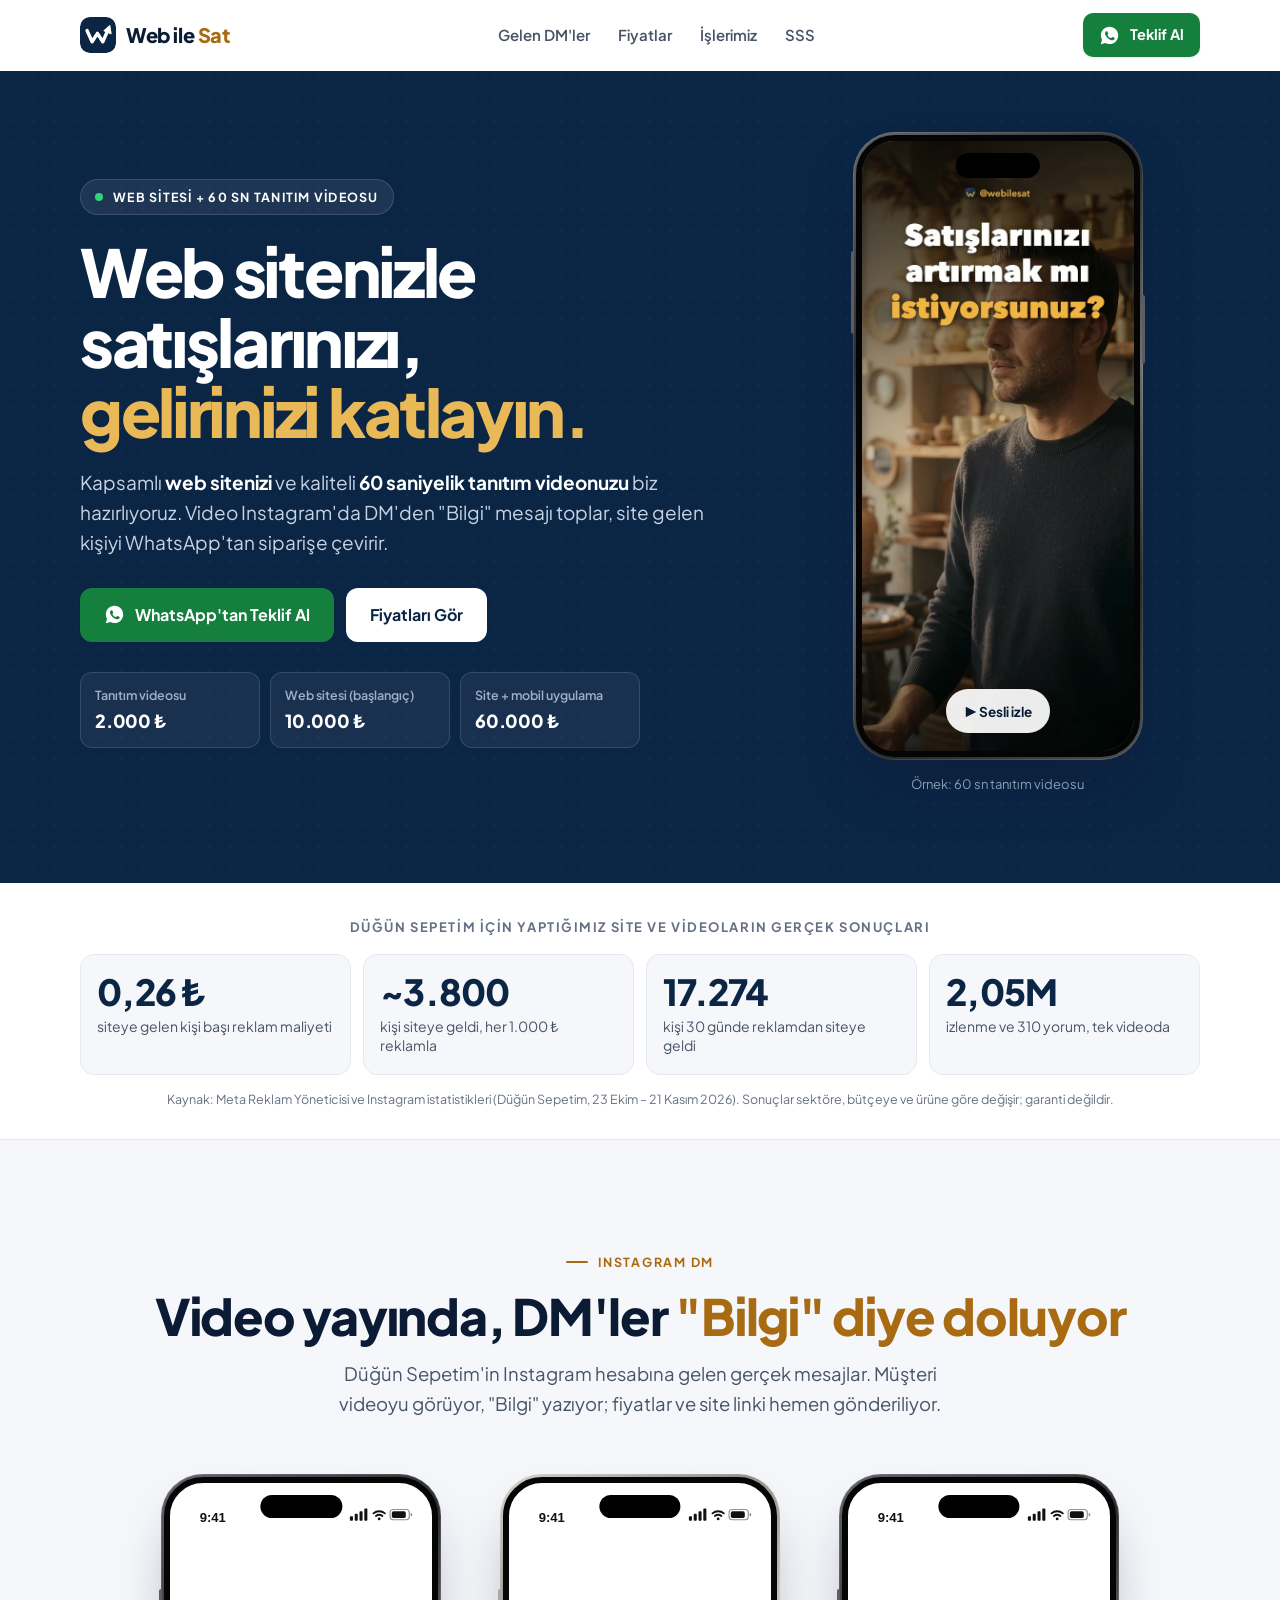
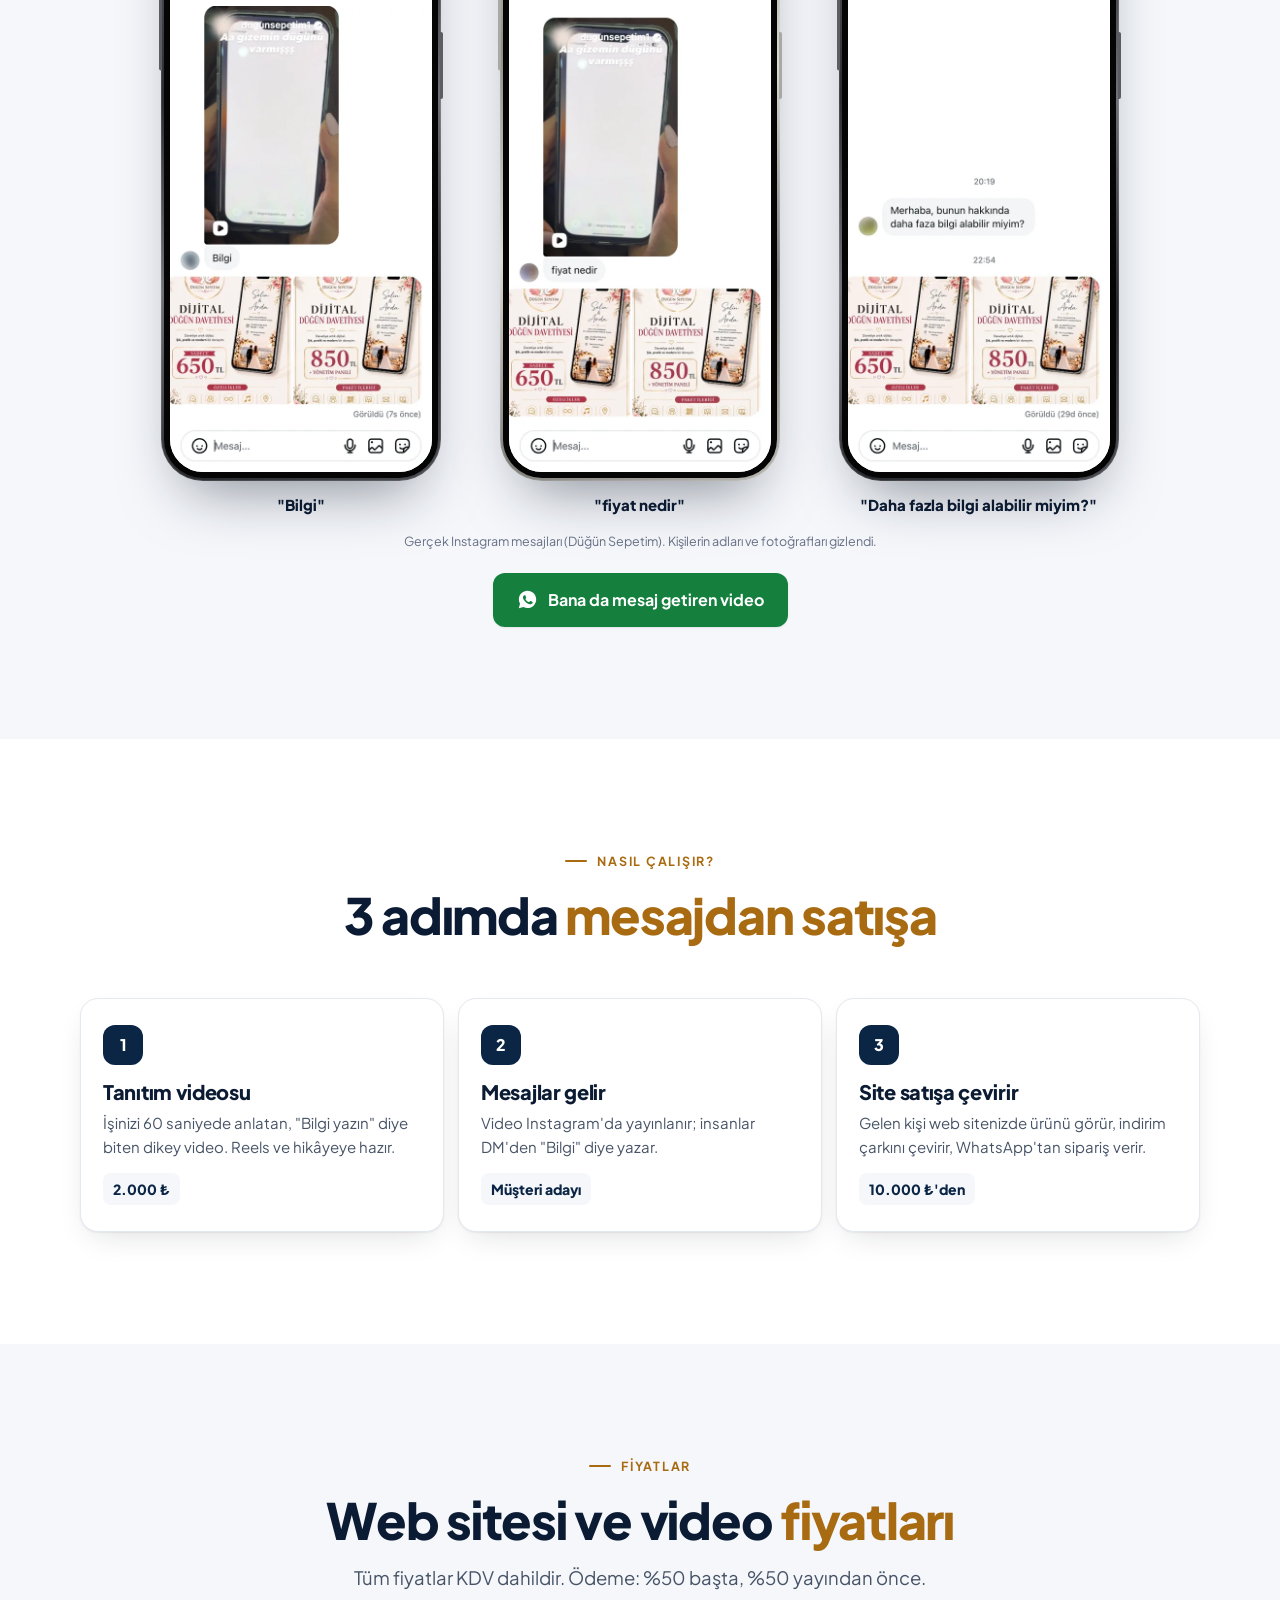
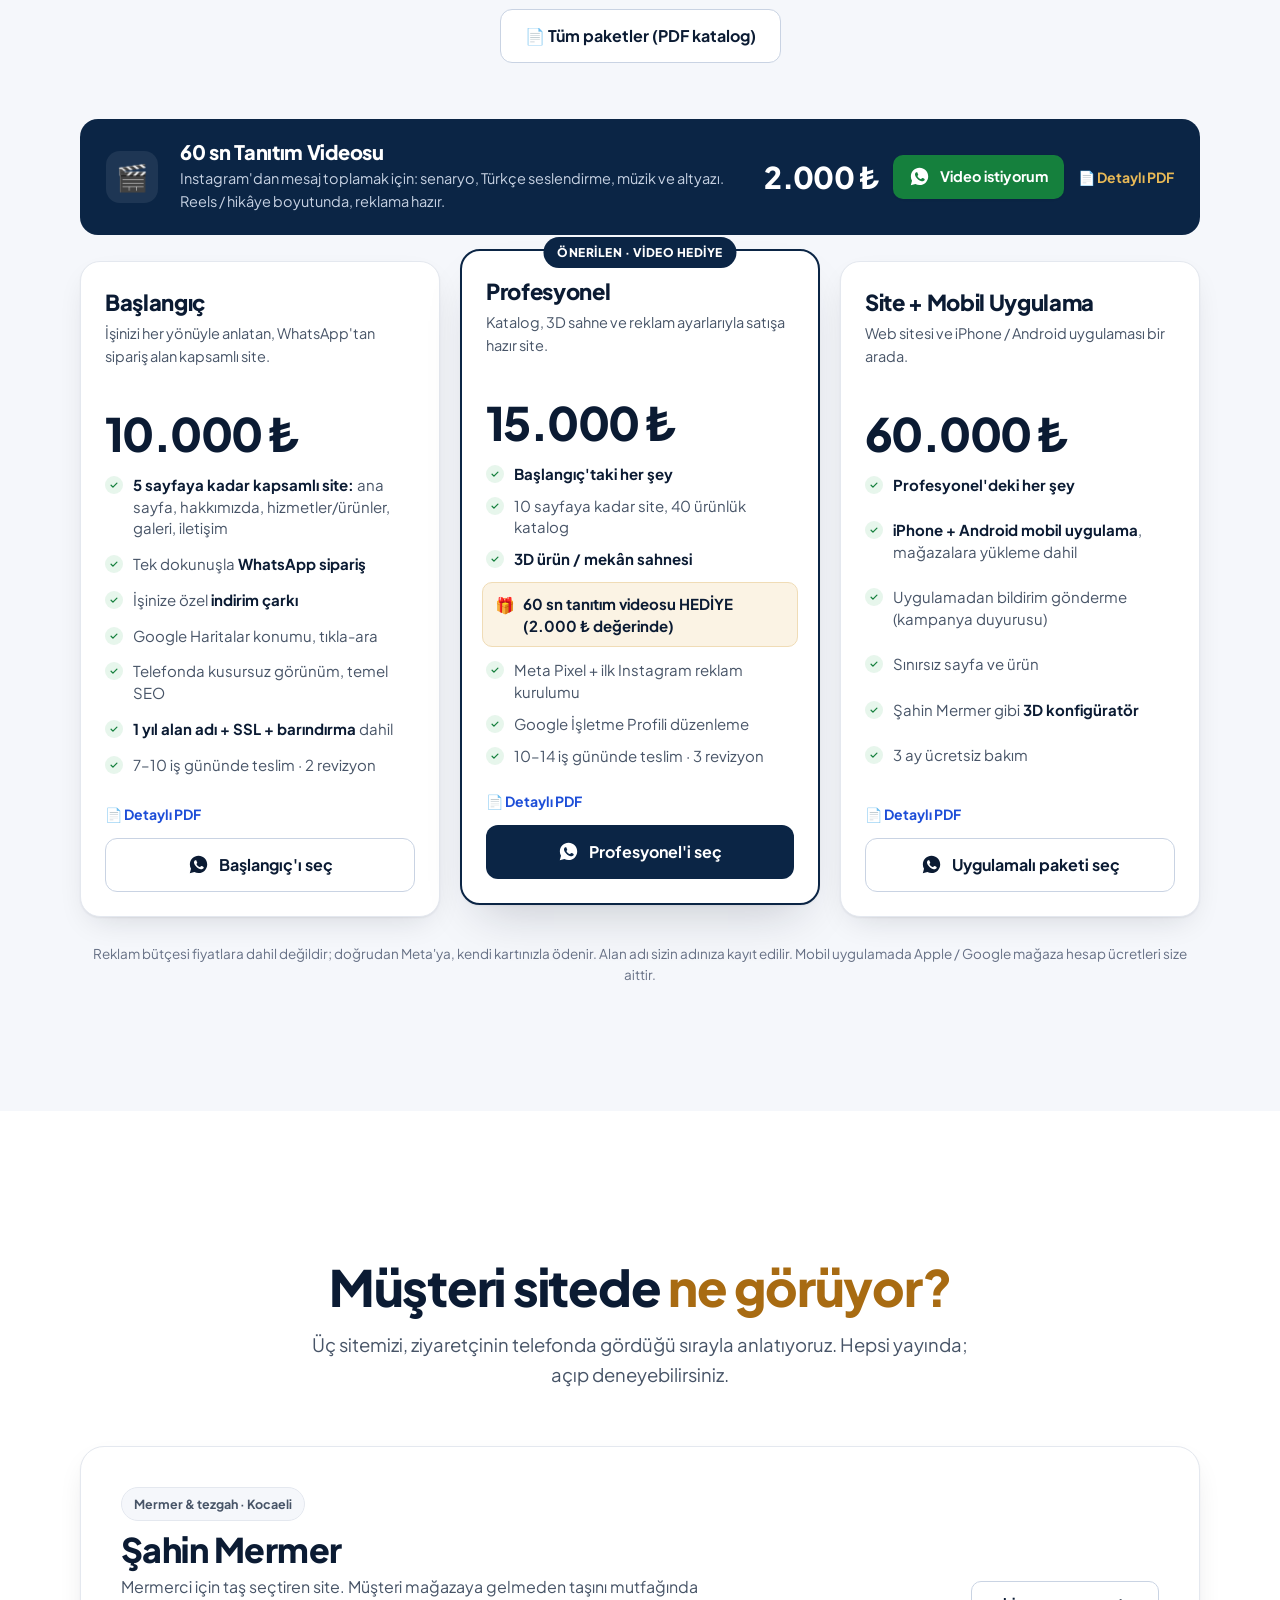
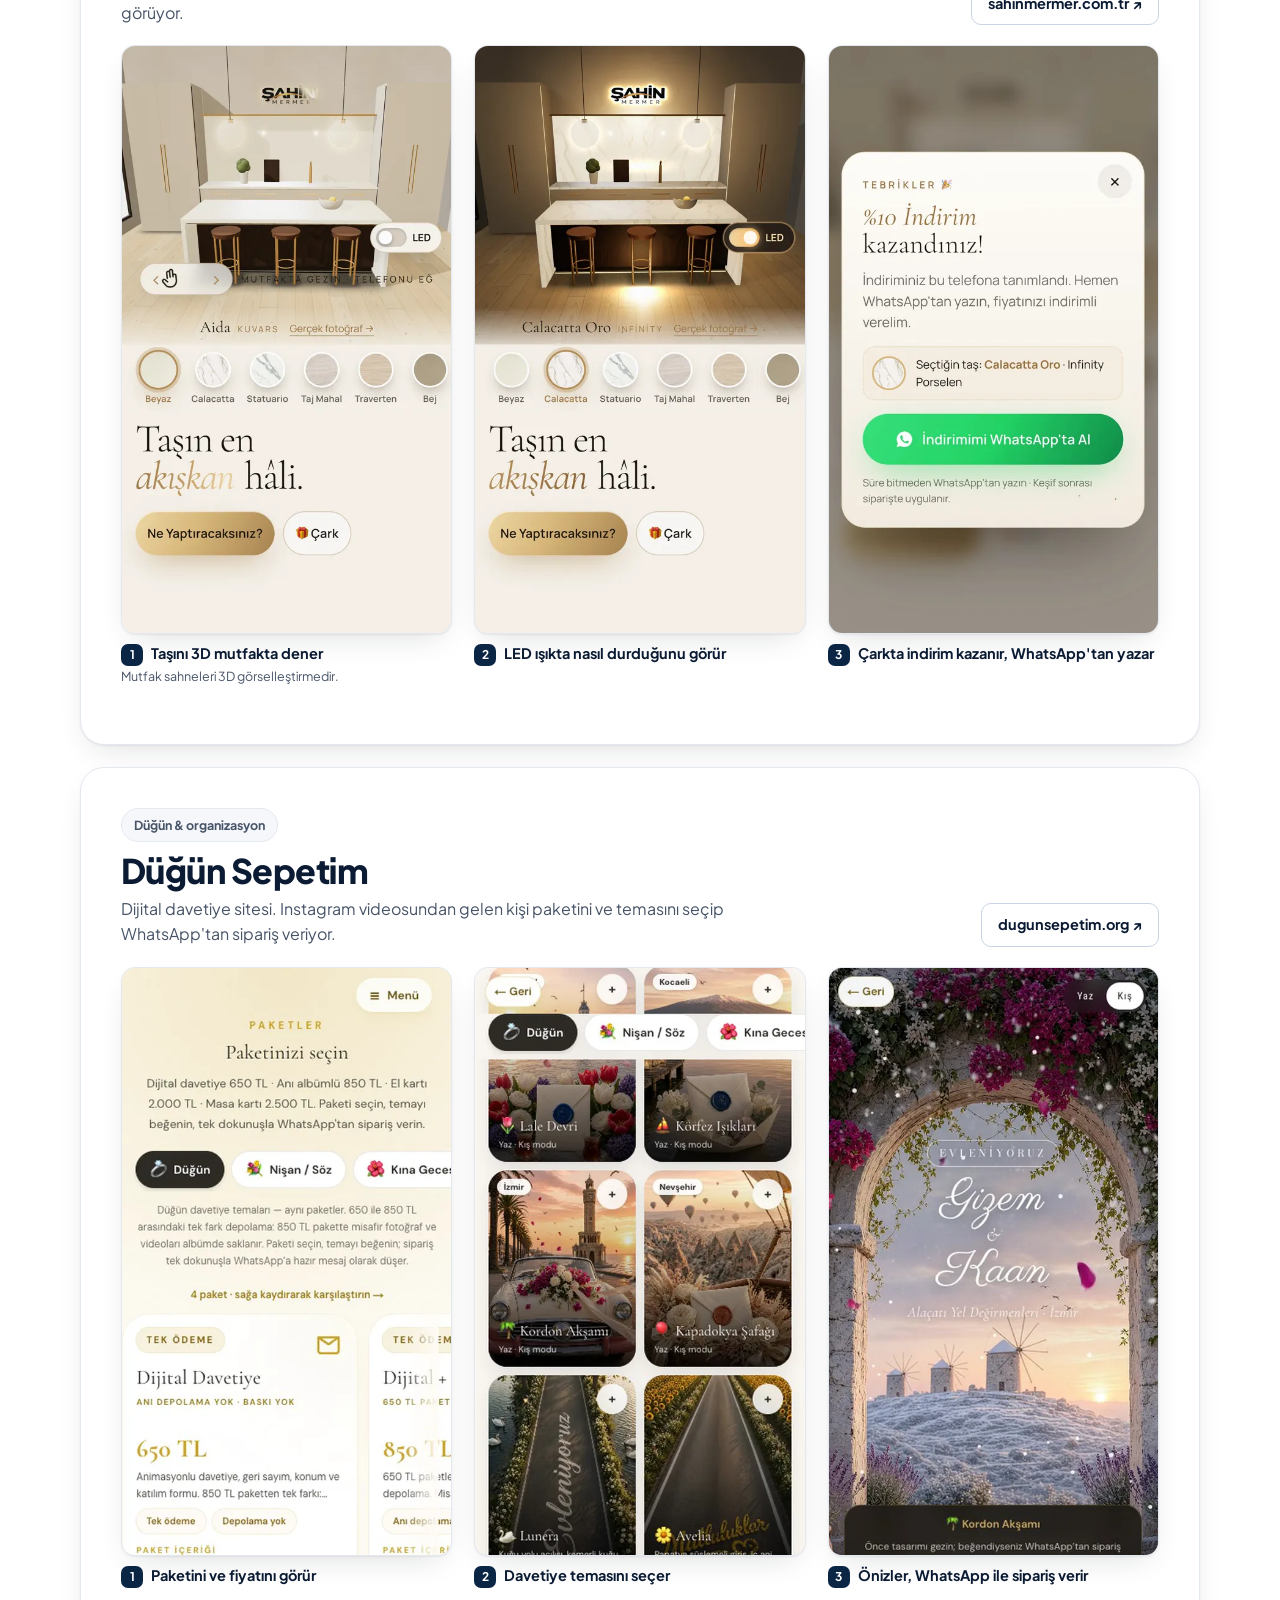
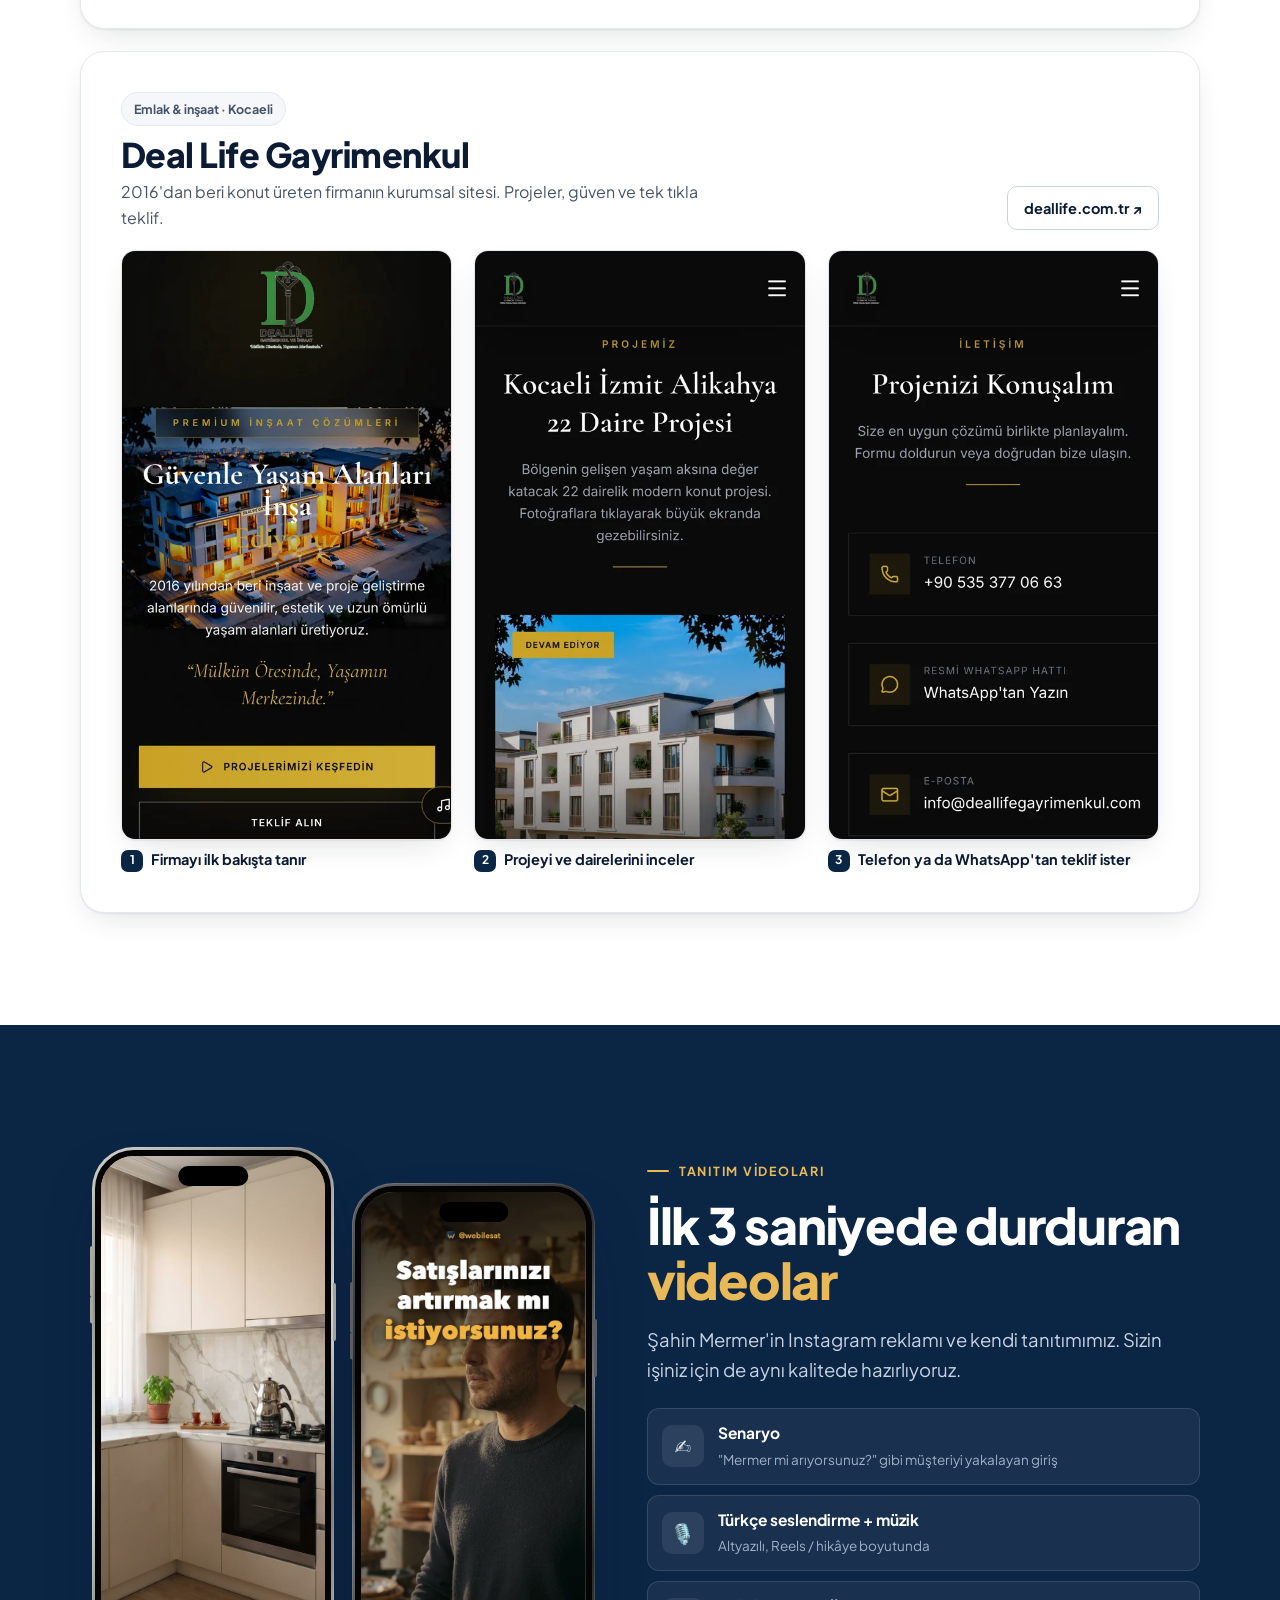
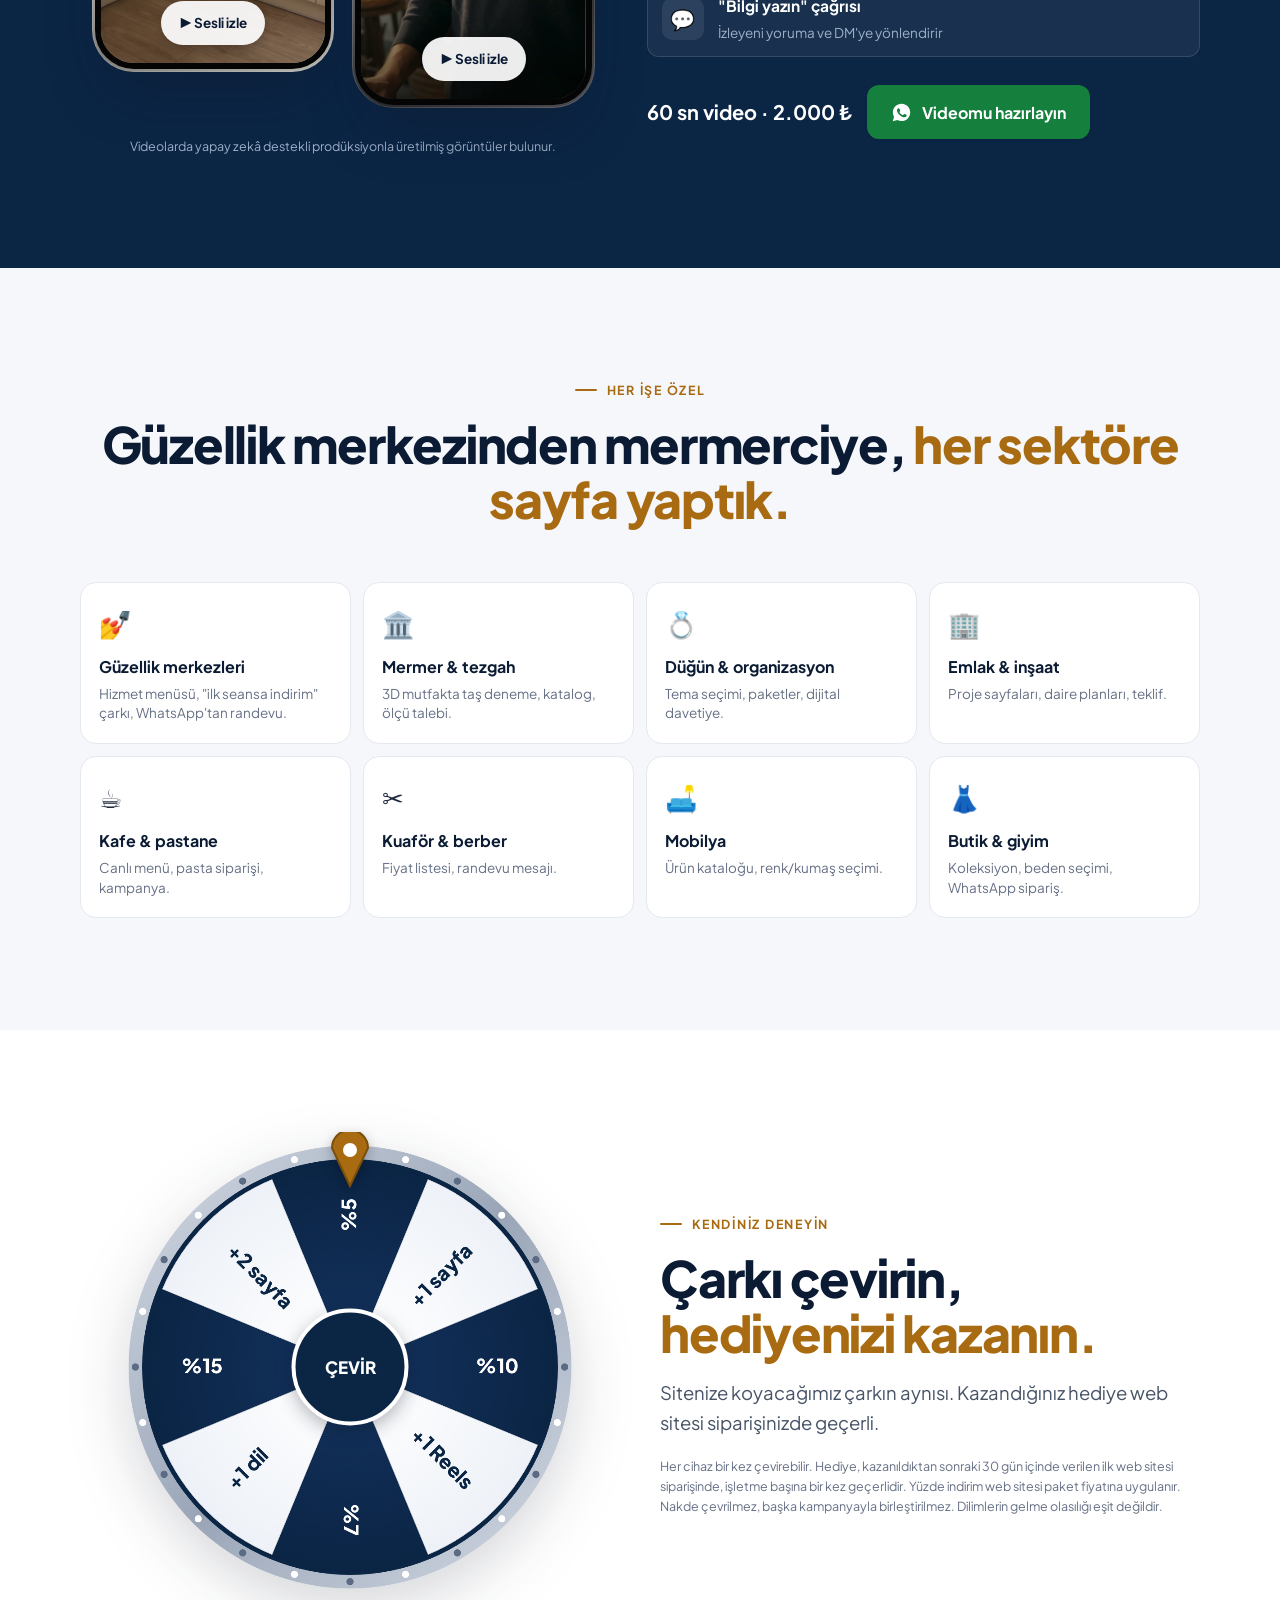
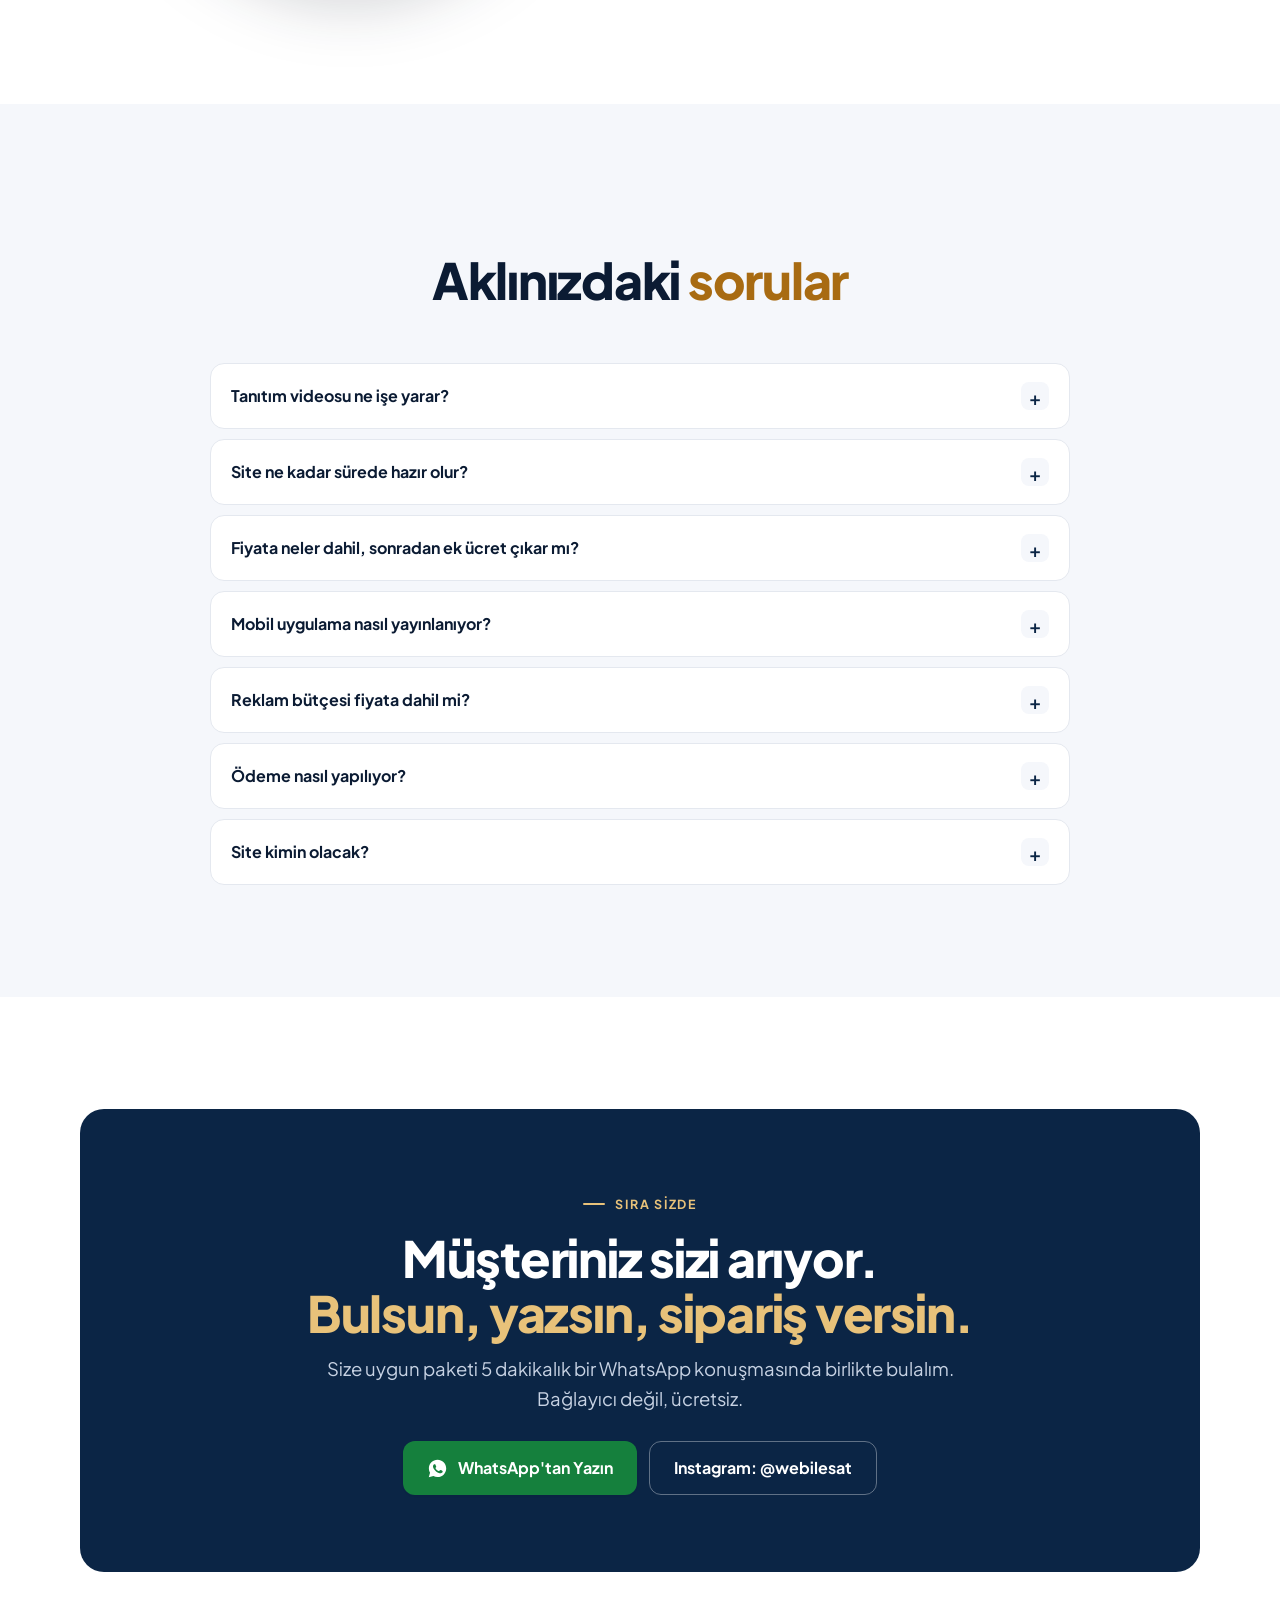
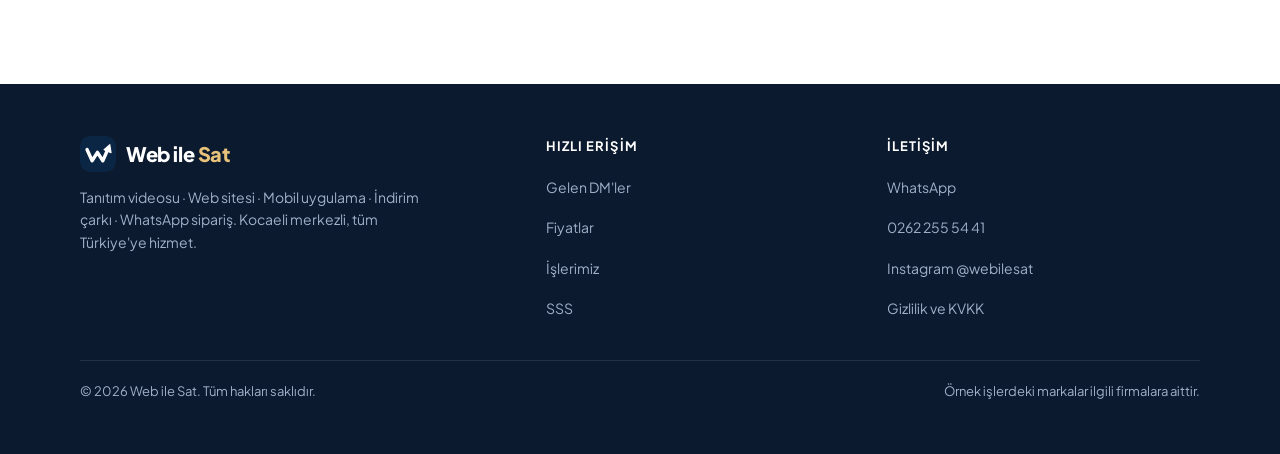
<file: index.html>
<!doctype html>
<html lang="tr">
<head>
<meta charset="utf-8">
<meta name="viewport" content="width=device-width, initial-scale=1, viewport-fit=cover">
<title>Web ile Sat | Web Sitesi + 60 sn Tanıtım Videosu</title>
<meta name="description" content="60 saniyelik tanıtım videosuyla Instagram'dan mesaj toplayın, web sitenizle satışa çevirin. Tanıtım videosu 2.000 ₺, web siteleri 10.000 ₺'den başlıyor.">
<link rel="canonical" href="https://webilesat.com.tr/">
<meta name="theme-color" content="#0b2545">
<meta name="robots" content="index, follow, max-image-preview:large">
<meta property="og:type" content="website">
<meta property="og:locale" content="tr_TR">
<meta property="og:site_name" content="Web ile Sat">
<meta property="og:title" content="Web ile Sat | Instagram'dan mesaj, web sitesinden satış">
<meta property="og:description" content="60 sn tanıtım videosu 2.000 ₺. Web siteleri 10.000 ₺'den başlıyor; mobil uygulamalı paket de var.">
<meta property="og:url" content="https://webilesat.com.tr/">
<meta property="og:image" content="https://webilesat.com.tr/assets/img/og-kapak.jpg">
<meta property="og:image:width" content="1200">
<meta property="og:image:height" content="630">
<meta name="twitter:card" content="summary_large_image">
<link rel="icon" type="image/svg+xml" href="assets/img/logo.svg">
<link rel="icon" type="image/png" sizes="32x32" href="assets/img/favicon-32.png">
<link rel="apple-touch-icon" href="assets/img/apple-touch-icon.png">
<link rel="manifest" href="site.webmanifest">
<link rel="preconnect" href="https://fonts.googleapis.com">
<link rel="preconnect" href="https://fonts.gstatic.com" crossorigin>
<link href="https://fonts.googleapis.com/css2?family=Plus+Jakarta+Sans:wght@400;500;600;700;800&display=swap" rel="stylesheet">
<link rel="stylesheet" href="css/site.css?v=10">
<script type="application/ld+json">
{
  "@context": "https://schema.org",
  "@graph": [
    {
      "@type": "ProfessionalService",
      "@id": "https://webilesat.com.tr/#isletme",
      "name": "Web ile Sat",
      "url": "https://webilesat.com.tr/",
      "logo": "https://webilesat.com.tr/assets/img/icon-512.png",
      "image": "https://webilesat.com.tr/assets/img/og-kapak.jpg",
      "description": "Instagram reklam videosu, web sitesi, mobil uygulama, indirim çarkı ve WhatsApp sipariş.",
      "telephone": "+902622555441",
      "areaServed": [{"@type": "AdministrativeArea", "name": "Kocaeli"}, {"@type": "Country", "name": "Türkiye"}],
      "address": {"@type": "PostalAddress", "addressRegion": "Kocaeli", "addressCountry": "TR"},
      "sameAs": ["https://www.instagram.com/webilesat/"]
    },
    {
      "@type": "OfferCatalog",
      "name": "Web ile Sat paketleri",
      "itemListElement": [
        {"@type": "Offer", "name": "60 sn Tanıtım Videosu", "price": "2000", "priceCurrency": "TRY", "valueAddedTaxIncluded": true},
        {"@type": "Offer", "name": "Başlangıç Web Sitesi", "price": "10000", "priceCurrency": "TRY", "valueAddedTaxIncluded": true},
        {"@type": "Offer", "name": "Profesyonel Web Sitesi", "price": "15000", "priceCurrency": "TRY", "valueAddedTaxIncluded": true},
        {"@type": "Offer", "name": "Web Sitesi + Mobil Uygulama", "price": "60000", "priceCurrency": "TRY", "valueAddedTaxIncluded": true}
      ]
    }
  ]
}
</script>
<script type="application/ld+json">
{"@context": "https://schema.org", "@type": "FAQPage", "mainEntity": [{"@type": "Question", "name": "Tanıtım videosu ne işe yarar?", "acceptedAnswer": {"@type": "Answer", "text": "İşinizi 60 saniyede anlatır ve izleyeni \"Bilgi\" yazmaya çağırır. Instagram'da yayınlandığında yorumlardan ve DM'den fiyat soran kişiler gelir. Video tek başına 2.000 ₺; Profesyonel web sitesi paketinde hediye."}}, {"@type": "Question", "name": "Site ne kadar sürede hazır olur?", "acceptedAnswer": {"@type": "Answer", "text": "Başlangıç paketi 7–10 iş gününde, Profesyonel 10–14 iş gününde yayında olur. Süre, fotoğraf ve bilgileriniz bize ulaştığında başlar. Mobil uygulamalı pakette süre, mağaza onaylarıyla birlikte görüşmede netleşir."}}, {"@type": "Question", "name": "Fiyata neler dahil, sonradan ek ücret çıkar mı?", "acceptedAnswer": {"@type": "Answer", "text": "Paket kartında yazan her şey dahildir; ilk yıl alan adı ve SSL de dahil. Sonraki yıllarda yalnızca alan adı + barındırma yenilemesi (yıllık 1.990 ₺) vardır."}}, {"@type": "Question", "name": "Mobil uygulama nasıl yayınlanıyor?", "acceptedAnswer": {"@type": "Answer", "text": "Uygulamanız App Store ve Google Play'e yüklenir. Mağaza geliştirici hesap ücretleri (Apple yıllık, Google tek seferlik) size aittir; hesap açmanıza biz yardım ederiz."}}, {"@type": "Question", "name": "Reklam bütçesi fiyata dahil mi?", "acceptedAnswer": {"@type": "Answer", "text": "Hayır. Reklam bütçesi doğrudan Meta'ya, kendi kartınızla ödenir; ne harcandığını her an görürsünüz. Başlangıç için günde yaklaşık 200 ₺ öneriyoruz."}}, {"@type": "Question", "name": "Ödeme nasıl yapılıyor?", "acceptedAnswer": {"@type": "Answer", "text": "%50 başta, %50 site yayına alınmadan önce; taslağı görmeden ikinci ödeme alınmaz. Tanıtım videosunda ödemenin tamamı başta alınır."}}, {"@type": "Question", "name": "Site kimin olacak?", "acceptedAnswer": {"@type": "Answer", "text": "Alan adı sizin adınıza kayıt edilir, site sizindir. Revizyon hakları pakette yazılıdır."}}]}
</script>
</head>
<body>
<svg width="0" height="0" style="position:absolute" aria-hidden="true">
  <symbol id="wa" viewBox="0 0 24 24"><path fill="currentColor" d="M12.04 2C6.58 2 2.13 6.45 2.13 11.910c0 1.75.46 3.45 1.32 4.95L2.05 22l5.25-1.38c1.45.79 3.08 1.21 4.74 1.21 5.46 0 9.91-4.45 9.91-9.91C21.95 6.45 17.5 2 12.04 2zm5.8 14.09c-.24.68-1.42 1.3-1.95 1.34-.5.05-.97.23-3.27-.68-2.77-1.090-4.52-3.920-4.66-4.1-.13-.18-1.11-1.48-1.11-2.82s.7-2 .95-2.27c.25-.27.54-.34.72-.34h.52c.17 0 .39-.06.61.47.23.54.77 1.88.84 2.02.07.14.11.3.02.48-.09.18-.14.3-.27.46-.14.16-.29.36-.41.48-.14.14-.28.28-.12.55.16.27.71 1.17 1.52 1.9 1.05.94 1.93 1.23 2.2 1.37.27.14.43.11.59-.07.16-.18.68-.79.86-1.06.18-.27.36-.23.61-.14.25.09 1.59.75 1.86.89.27.14.45.2.52.32.06.11.06.66-.18 1.34z"/></symbol>
</svg>

<header class="nav">
  <div class="wrap">
    <a class="brand" href="#ust" aria-label="Web ile Sat ana sayfa">
      <img src="assets/img/logo.svg" alt="" width="36" height="36">
      <span>Web ile <b>Sat</b></span>
    </a>
    <nav class="nav-links" aria-label="Ana menü">
      <a href="#mesajlar">Gelen DM'ler</a>
      <a href="#paketler">Fiyatlar</a>
      <a href="#isler">İşlerimiz</a>
      <a href="#sss">SSS</a>
    </nav>
    <a class="btn btn-wa btn-sm" data-wa="genel" href="#"><svg><use href="#wa"/></svg><span>Teklif Al</span></a>
  </div>
</header>

<main id="ust">

<!-- ============ AÇILIŞ (lacivert, tanıtım videosu) ============ -->
<section class="hero" aria-label="Giriş">
  <div class="wrap hero-grid">
    <div class="hero-copy">
      <span class="eyebrow"><span class="live-dot" aria-hidden="true"></span>Web sitesi + 60 sn tanıtım videosu</span>
      <h1>Web sitenizle satışlarınızı,<br><span class="gold">gelirinizi katlayın.</span></h1>
      <p class="lead">Kapsamlı <b>web sitenizi</b> ve kaliteli <b>60 saniyelik tanıtım videonuzu</b> biz hazırlıyoruz. Video Instagram'da DM'den "Bilgi" mesajı toplar, site gelen kişiyi WhatsApp'tan siparişe çevirir.</p>
      <div class="hero-cta">
        <a class="btn btn-wa" data-wa="teklif" href="#"><svg><use href="#wa"/></svg>WhatsApp'tan Teklif Al</a>
        <a class="btn btn-light" href="#paketler">Fiyatları Gör</a>
      </div>
      <div class="hero-prices">
        <div><small>Tanıtım videosu</small><b>2.000 ₺</b></div>
        <div><small>Web sitesi (başlangıç)</small><b>10.000 ₺</b></div>
        <div><small>Site + mobil uygulama</small><b>60.000 ₺</b></div>
      </div>
    </div>
    <div class="hero-video">
      <div class="phone-frame"><div class="scr">
        <video data-tap loop playsinline preload="none" poster="assets/video/webilesat-tanitim.jpg"><source data-src="assets/video/webilesat-tanitim.mp4" type="video/mp4"></video>
        <button class="sound-btn" type="button">▶ Sesli izle</button>
      </div></div>
      <p class="hero-video-cap">Örnek: 60 sn tanıtım videosu</p>
    </div>
  </div>
</section>

<!-- ============ GERÇEK SONUÇLAR (oranlar) ============ -->
<section class="results" aria-label="Gerçek sonuçlar">
  <div class="wrap">
    <p class="results-title">Düğün Sepetim için yaptığımız site ve videoların gerçek sonuçları</p>
    <div class="results-grid">
      <div class="rv"><b>0,26 ₺</b><span>siteye gelen kişi başı reklam maliyeti</span></div>
      <div class="rv d1"><b>~3.800</b><span>kişi siteye geldi, her 1.000 ₺ reklamla</span></div>
      <div class="rv d2"><b>17.274</b><span>kişi 30 günde reklamdan siteye geldi</span></div>
      <div class="rv d3"><b>2,05M</b><span>izlenme ve 310 yorum, tek videoda</span></div>
    </div>
    <p class="results-note">Kaynak: Meta Reklam Yöneticisi ve Instagram istatistikleri (Düğün Sepetim, 23 Ekim – 21 Kasım 2026). Sonuçlar sektöre, bütçeye ve ürüne göre değişir; garanti değildir.</p>
  </div>
</section>

<!-- ============ GELEN MESAJLAR (gerçek ekran görüntüleri) ============ -->
<section class="sec sec-light" id="mesajlar">
  <div class="wrap">
    <div class="sec-head center">
      <span class="eyebrow rv">Instagram DM</span>
      <h2 class="rv">Video yayında, DM'ler <span class="gold">"Bilgi" diye doluyor</span></h2>
      <p class="lead rv">Düğün Sepetim'in Instagram hesabına gelen gerçek mesajlar. Müşteri videoyu görüyor, "Bilgi" yazıyor; fiyatlar ve site linki hemen gönderiliyor.</p>
    </div>
    <div class="dm-phones">
      <figure class="rv"><div class="phone-frame dm"><div class="scr"><img src="assets/img/dm-1.webp" alt="Instagram DM: müşteri 'Bilgi' yazıyor, fiyat görselleri gönderiliyor" width="540" height="961" loading="lazy"></div></div><figcaption>"Bilgi"</figcaption></figure>
      <figure class="rv d1"><div class="phone-frame dm gold"><div class="scr"><img src="assets/img/dm-2.webp" alt="Instagram DM: müşteri 'fiyat nedir' diye soruyor" width="540" height="961" loading="lazy"></div></div><figcaption>"fiyat nedir"</figcaption></figure>
      <figure class="rv d2"><div class="phone-frame dm"><div class="scr"><img src="assets/img/dm-3.webp" alt="Instagram DM: müşteri daha fazla bilgi istiyor" width="540" height="961" loading="lazy"></div></div><figcaption>"Daha fazla bilgi alabilir miyim?"</figcaption></figure>
    </div>
    <p class="fine rv" style="text-align:center">Gerçek Instagram mesajları (Düğün Sepetim). Kişilerin adları ve fotoğrafları gizlendi.</p>
    <div class="center-cta rv"><a class="btn btn-wa" data-wa="video" href="#"><svg><use href="#wa"/></svg>Bana da mesaj getiren video</a></div>
  </div>
</section>

<!-- ============ NASIL ÇALIŞIR ============ -->
<section class="sec" id="nasil">
  <div class="wrap">
    <div class="sec-head center">
      <span class="eyebrow rv">Nasıl çalışır?</span>
      <h2 class="rv">3 adımda <span class="gold">mesajdan satışa</span></h2>
    </div>
    <div class="flow">
      <div class="flow-step rv"><em>1</em><h3>Tanıtım videosu</h3><p>İşinizi 60 saniyede anlatan, "Bilgi yazın" diye biten dikey video. Reels ve hikâyeye hazır.</p><span class="flow-price">2.000 ₺</span></div>
      <div class="flow-step rv d1"><em>2</em><h3>Mesajlar gelir</h3><p>Video Instagram'da yayınlanır; insanlar DM'den "Bilgi" diye yazar.</p><span class="flow-price">Müşteri adayı</span></div>
      <div class="flow-step rv d2"><em>3</em><h3>Site satışa çevirir</h3><p>Gelen kişi web sitenizde ürünü görür, indirim çarkını çevirir, WhatsApp'tan sipariş verir.</p><span class="flow-price">10.000 ₺'den</span></div>
    </div>
  </div>
</section>

<!-- ============ FİYATLAR ============ -->
<section class="sec sec-light" id="paketler">
  <div class="wrap">
    <div class="sec-head center">
      <span class="eyebrow rv">Fiyatlar</span>
      <h2 class="rv">Web sitesi ve video <span class="gold">fiyatları</span></h2>
      <p class="lead rv">Tüm fiyatlar KDV dahildir. Ödeme: %50 başta, %50 yayından önce.</p>
      <a class="btn btn-ghost rv" href="assets/pdf/webilesat-paketler.pdf" target="_blank" rel="noopener">📄 Tüm paketler (PDF katalog)</a>
    </div>

    <div class="video-offer rv">
      <div class="vo-icon">🎬</div>
      <div class="vo-text">
        <h3>60 sn Tanıtım Videosu</h3>
        <p>Instagram'dan mesaj toplamak için: senaryo, Türkçe seslendirme, müzik ve altyazı. Reels / hikâye boyutunda, reklama hazır.</p>
      </div>
      <div class="vo-price"><b>2.000 ₺</b><a class="btn btn-wa btn-sm" data-wa="video" href="#"><svg><use href="#wa"/></svg>Video istiyorum</a><a class="pdf-link light" href="assets/pdf/webilesat-tanitim-videosu.pdf" target="_blank" rel="noopener">📄 Detaylı PDF</a></div>
    </div>

    <div class="plans">
      <article class="plan rv">
        <h3>Başlangıç</h3>
        <p class="plan-for">İşinizi her yönüyle anlatan, WhatsApp'tan sipariş alan kapsamlı site.</p>
        <div class="price"><b>10.000 ₺</b></div>
        <ul>
          <li><b>5 sayfaya kadar kapsamlı site:</b> ana sayfa, hakkımızda, hizmetler/ürünler, galeri, iletişim</li>
          <li>Tek dokunuşla <b>WhatsApp sipariş</b></li>
          <li>İşinize özel <b>indirim çarkı</b></li>
          <li>Google Haritalar konumu, tıkla-ara</li>
          <li>Telefonda kusursuz görünüm, temel SEO</li>
          <li><b>1 yıl alan adı + SSL + barındırma</b> dahil</li>
          <li>7–10 iş gününde teslim · 2 revizyon</li>
        </ul>
        <a class="pdf-link" href="assets/pdf/webilesat-baslangic.pdf" target="_blank" rel="noopener">📄 Detaylı PDF</a>
        <a class="btn btn-ghost btn-block" data-wa="paket" data-paket="Başlangıç Web Sitesi" data-fiyat="10.000 ₺" href="#"><svg><use href="#wa"/></svg>Başlangıç'ı seç</a>
      </article>

      <article class="plan best rv d1">
        <span class="plan-flag">ÖNERİLEN · VİDEO HEDİYE</span>
        <h3>Profesyonel</h3>
        <p class="plan-for">Katalog, 3D sahne ve reklam ayarlarıyla satışa hazır site.</p>
        <div class="price"><b>15.000 ₺</b></div>
        <ul>
          <li><b>Başlangıç'taki her şey</b></li>
          <li>10 sayfaya kadar site, 40 ürünlük katalog</li>
          <li><b>3D ürün / mekân sahnesi</b></li>
          <li class="gift-li">60 sn tanıtım videosu HEDİYE (2.000 ₺ değerinde)</li>
          <li>Meta Pixel + ilk Instagram reklam kurulumu</li>
          <li>Google İşletme Profili düzenleme</li>
          <li>10–14 iş gününde teslim · 3 revizyon</li>
        </ul>
        <a class="pdf-link" href="assets/pdf/webilesat-profesyonel.pdf" target="_blank" rel="noopener">📄 Detaylı PDF</a>
        <a class="btn btn-gold btn-block" data-wa="paket" data-paket="Profesyonel Web Sitesi" data-fiyat="15.000 ₺" href="#"><svg><use href="#wa"/></svg>Profesyonel'i seç</a>
      </article>

      <article class="plan rv d2">
        <h3>Site + Mobil Uygulama</h3>
        <p class="plan-for">Web sitesi ve iPhone / Android uygulaması bir arada.</p>
        <div class="price"><b>60.000 ₺</b></div>
        <ul>
          <li><b>Profesyonel'deki her şey</b></li>
          <li><b>iPhone + Android mobil uygulama</b>, mağazalara yükleme dahil</li>
          <li>Uygulamadan bildirim gönderme (kampanya duyurusu)</li>
          <li>Sınırsız sayfa ve ürün</li>
          <li>Şahin Mermer gibi <b>3D konfigüratör</b></li>
          <li>3 ay ücretsiz bakım</li>
        </ul>
        <a class="pdf-link" href="assets/pdf/webilesat-site-mobil-uygulama.pdf" target="_blank" rel="noopener">📄 Detaylı PDF</a>
        <a class="btn btn-ghost btn-block" data-wa="paket" data-paket="Web Sitesi + Mobil Uygulama" data-fiyat="60.000 ₺" href="#"><svg><use href="#wa"/></svg>Uygulamalı paketi seç</a>
      </article>
    </div>
    <p class="plans-note rv">Reklam bütçesi fiyatlara dahil değildir; doğrudan Meta'ya, kendi kartınızla ödenir. Alan adı sizin adınıza kayıt edilir. Mobil uygulamada Apple / Google mağaza hesap ücretleri size aittir.</p>
  </div>
</section>

<!-- ============ İŞLERİMİZ: 3 site, adım adım ============ -->
<section class="sec" id="isler">
  <div class="wrap">
    <div class="sec-head center">
      <span class="eyebrow rv">Canlı işlerimiz</span>
      <h2 class="rv">Müşteri sitede <span class="gold">ne görüyor?</span></h2>
      <p class="lead rv">Üç sitemizi, ziyaretçinin telefonda gördüğü sırayla anlatıyoruz. Hepsi yayında; açıp deneyebilirsiniz.</p>
    </div>

    <article class="case rv">
      <div class="case-head">
        <div><span class="case-tag">Mermer &amp; tezgah · Kocaeli</span><h3>Şahin Mermer</h3><p>Mermerci için taş seçtiren site. Müşteri mağazaya gelmeden taşını mutfağında görüyor.</p></div>
        <a class="btn btn-ghost btn-sm" href="https://sahinmermer.com.tr" target="_blank" rel="noopener">sahinmermer.com.tr ↗</a>
      </div>
      <div class="steps3">
        <figure><img src="assets/adim/sm-1.webp" alt="Şahin Mermer: 3D mutfakta taş seçimi" width="540" height="960" loading="lazy"><figcaption><em>1</em>Taşını 3D mutfakta dener</figcaption></figure>
        <figure><img src="assets/adim/sm-2.webp" alt="Şahin Mermer: LED gece modu" width="540" height="960" loading="lazy"><figcaption><em>2</em>LED ışıkta nasıl durduğunu görür</figcaption></figure>
        <figure><img src="assets/adim/sm-3.webp" alt="Şahin Mermer: indirim çarkı sonucu ve WhatsApp düğmesi" width="540" height="960" loading="lazy"><figcaption><em>3</em>Çarkta indirim kazanır, WhatsApp'tan yazar</figcaption></figure>
      </div>
      <p class="fine">Mutfak sahneleri 3D görselleştirmedir.</p>
    </article>

    <article class="case rv">
      <div class="case-head">
        <div><span class="case-tag">Düğün &amp; organizasyon</span><h3>Düğün Sepetim</h3><p>Dijital davetiye sitesi. Instagram videosundan gelen kişi paketini ve temasını seçip WhatsApp'tan sipariş veriyor.</p></div>
        <a class="btn btn-ghost btn-sm" href="https://dugunsepetim.org" target="_blank" rel="noopener">dugunsepetim.org ↗</a>
      </div>
      <div class="steps3">
        <figure><img src="assets/adim/ds-1.webp" alt="Düğün Sepetim: paket seçimi" width="540" height="960" loading="lazy"><figcaption><em>1</em>Paketini ve fiyatını görür</figcaption></figure>
        <figure><img src="assets/adim/ds-2.webp" alt="Düğün Sepetim: tema seçimi" width="540" height="960" loading="lazy"><figcaption><em>2</em>Davetiye temasını seçer</figcaption></figure>
        <figure><img src="assets/adim/ds-3.webp" alt="Düğün Sepetim: davetiye önizleme ve WhatsApp ile sipariş" width="540" height="960" loading="lazy"><figcaption><em>3</em>Önizler, WhatsApp ile sipariş verir</figcaption></figure>
      </div>
    </article>

    <article class="case rv">
      <div class="case-head">
        <div><span class="case-tag">Emlak &amp; inşaat · Kocaeli</span><h3>Deal Life Gayrimenkul</h3><p>2016'dan beri konut üreten firmanın kurumsal sitesi. Projeler, güven ve tek tıkla teklif.</p></div>
        <a class="btn btn-ghost btn-sm" href="https://deallife.com.tr" target="_blank" rel="noopener">deallife.com.tr ↗</a>
      </div>
      <div class="steps3">
        <figure><img src="assets/adim/dl-1.webp" alt="Deal Life: sinematik açılış" width="540" height="960" loading="lazy"><figcaption><em>1</em>Firmayı ilk bakışta tanır</figcaption></figure>
        <figure><img src="assets/adim/dl-2.webp" alt="Deal Life: proje sayfası ve 3D galeri" width="540" height="960" loading="lazy"><figcaption><em>2</em>Projeyi ve dairelerini inceler</figcaption></figure>
        <figure><img src="assets/adim/dl-3.webp" alt="Deal Life: iletişim ve WhatsApp hattı" width="540" height="960" loading="lazy"><figcaption><em>3</em>Telefon ya da WhatsApp'tan teklif ister</figcaption></figure>
      </div>
    </article>
  </div>
</section>

<!-- ============ REKLAM VİDEOLARI (lacivert zemin) ============ -->
<section class="sec sec-navy" id="videolar">
  <div class="wrap gift">
    <div>
      <div class="gift-phones rv">
        <div class="phone-frame gold"><div class="scr">
          <video data-tap loop playsinline preload="none" poster="assets/video/sahin-mermer-reklam.jpg"><source data-src="assets/video/sahin-mermer-reklam.mp4" type="video/mp4"></video>
          <button class="sound-btn" type="button">▶ Sesli izle</button>
        </div></div>
        <div class="phone-frame"><div class="scr">
          <video data-tap loop playsinline preload="none" poster="assets/video/webilesat-tanitim.jpg"><source data-src="assets/video/webilesat-tanitim.mp4" type="video/mp4"></video>
          <button class="sound-btn" type="button">▶ Sesli izle</button>
        </div></div>
      </div>
      <p class="ai-note">Videolarda yapay zekâ destekli prodüksiyonla üretilmiş görüntüler bulunur.</p>
    </div>
    <div>
      <span class="eyebrow rv">Tanıtım videoları</span>
      <h2 class="rv" style="margin:16px 0 14px">İlk 3 saniyede durduran <span class="gold">videolar</span></h2>
      <p class="lead rv">Şahin Mermer'in Instagram reklamı ve kendi tanıtımımız. Sizin işiniz için de aynı kalitede hazırlıyoruz.</p>
      <ul class="gift-list rv">
        <li><em>✍️</em><div><b>Senaryo</b><span>"Mermer mi arıyorsunuz?" gibi müşteriyi yakalayan giriş</span></div></li>
        <li><em>🎙️</em><div><b>Türkçe seslendirme + müzik</b><span>Altyazılı, Reels / hikâye boyutunda</span></div></li>
        <li><em>💬</em><div><b>"Bilgi yazın" çağrısı</b><span>İzleyeni yoruma ve DM'ye yönlendirir</span></div></li>
      </ul>
      <div class="video-cta rv"><b>60 sn video · 2.000 ₺</b><a class="btn btn-wa" data-wa="video" href="#"><svg><use href="#wa"/></svg>Videomu hazırlayın</a></div>
    </div>
  </div>
</section>

<!-- ============ SEKTÖRLER ============ -->
<section class="sec sec-light" id="sektorler">
  <div class="wrap">
    <div class="sec-head center">
      <span class="eyebrow rv">Her işe özel</span>
      <h2 class="rv">Güzellik merkezinden mermerciye, <span class="gold">her sektöre sayfa yaptık.</span></h2>
    </div>
    <div class="sectors">
      <div class="sector rv"><em>💅</em><b>Güzellik merkezleri</b><span>Hizmet menüsü, "ilk seansa indirim" çarkı, WhatsApp'tan randevu.</span></div>
      <div class="sector rv d1"><em>🏛️</em><b>Mermer &amp; tezgah</b><span>3D mutfakta taş deneme, katalog, ölçü talebi.</span></div>
      <div class="sector rv d2"><em>💍</em><b>Düğün &amp; organizasyon</b><span>Tema seçimi, paketler, dijital davetiye.</span></div>
      <div class="sector rv d3"><em>🏢</em><b>Emlak &amp; inşaat</b><span>Proje sayfaları, daire planları, teklif.</span></div>
      <div class="sector rv"><em>☕</em><b>Kafe &amp; pastane</b><span>Canlı menü, pasta siparişi, kampanya.</span></div>
      <div class="sector rv d1"><em>✂️</em><b>Kuaför &amp; berber</b><span>Fiyat listesi, randevu mesajı.</span></div>
      <div class="sector rv d2"><em>🛋️</em><b>Mobilya</b><span>Ürün kataloğu, renk/kumaş seçimi.</span></div>
      <div class="sector rv d3"><em>👗</em><b>Butik &amp; giyim</b><span>Koleksiyon, beden seçimi, WhatsApp sipariş.</span></div>
    </div>
  </div>
</section>

<!-- ============ ÇARK ============ -->
<section class="sec" id="cark">
  <div class="wrap wheel-grid">
    <div class="wheel-box rv">
      <svg class="wheel-pin" viewBox="0 0 44 56" aria-hidden="true"><path d="M22 54 L4 16 A18 18 0 1 1 40 16 Z" fill="#a86b12" stroke="#7a4f0c" stroke-width="2"/><circle cx="22" cy="18" r="7" fill="#ffffff"/></svg>
      <canvas id="wheel" aria-label="İndirim çarkı" role="img"></canvas>
      <button class="wheel-hub" id="wheelSpin" type="button">ÇEVİR</button>
    </div>
    <div>
      <span class="eyebrow rv">Kendiniz deneyin</span>
      <h2 class="rv" style="margin:16px 0 14px">Çarkı çevirin, <span class="gold">hediyenizi kazanın.</span></h2>
      <p class="lead rv">Sitenize koyacağımız çarkın aynısı. Kazandığınız hediye web sitesi siparişinizde geçerli.</p>
      <div class="prize" role="status" aria-live="polite">
        <span class="eyebrow">Tebrikler 🎉</span>
        <b id="prizeName">—</b>
        <p id="prizeInfo">Hediyeniz 30 gün geçerli. WhatsApp'tan yazın, siparişinize ekleyelim.</p>
        <a class="btn btn-wa btn-block" id="prizeWa" href="#" target="_blank" rel="noopener"><svg><use href="#wa"/></svg>Hediyemi WhatsApp'tan al</a>
      </div>
      <p class="fine rv">Her cihaz bir kez çevirebilir. Hediye, kazanıldıktan sonraki 30 gün içinde verilen ilk web sitesi siparişinde, işletme başına bir kez geçerlidir. Yüzde indirim web sitesi paket fiyatına uygulanır. Nakde çevrilmez, başka kampanyayla birleştirilmez. Dilimlerin gelme olasılığı eşit değildir.</p>
    </div>
  </div>
</section>

<!-- ============ SSS ============ -->
<section class="sec sec-light" id="sss">
  <div class="wrap">
    <div class="sec-head center">
      <span class="eyebrow rv">Sık sorulanlar</span>
      <h2 class="rv">Aklınızdaki <span class="gold">sorular</span></h2>
    </div>
    <div class="faq">
      <details class="rv"><summary>Tanıtım videosu ne işe yarar?</summary><p>İşinizi 60 saniyede anlatır ve izleyeni "Bilgi" yazmaya çağırır. Instagram'da yayınlandığında yorumlardan ve DM'den fiyat soran kişiler gelir. Video tek başına 2.000 ₺; Profesyonel web sitesi paketinde hediye.</p></details>
      <details class="rv"><summary>Site ne kadar sürede hazır olur?</summary><p>Başlangıç paketi 7–10 iş gününde, Profesyonel 10–14 iş gününde yayında olur. Süre, fotoğraf ve bilgileriniz bize ulaştığında başlar. Mobil uygulamalı pakette süre, mağaza onaylarıyla birlikte görüşmede netleşir.</p></details>
      <details class="rv"><summary>Fiyata neler dahil, sonradan ek ücret çıkar mı?</summary><p>Paket kartında yazan her şey dahildir; ilk yıl alan adı ve SSL de dahil. Sonraki yıllarda yalnızca alan adı + barındırma yenilemesi (yıllık 1.990 ₺) vardır.</p></details>
      <details class="rv"><summary>Mobil uygulama nasıl yayınlanıyor?</summary><p>Uygulamanız App Store ve Google Play'e yüklenir. Mağaza geliştirici hesap ücretleri (Apple yıllık, Google tek seferlik) size aittir; hesap açmanıza biz yardım ederiz.</p></details>
      <details class="rv"><summary>Reklam bütçesi fiyata dahil mi?</summary><p>Hayır. Reklam bütçesi doğrudan Meta'ya, kendi kartınızla ödenir; ne harcandığını her an görürsünüz. Başlangıç için günde yaklaşık 200 ₺ öneriyoruz.</p></details>
      <details class="rv"><summary>Ödeme nasıl yapılıyor?</summary><p>%50 başta, %50 site yayına alınmadan önce; taslağı görmeden ikinci ödeme alınmaz. Tanıtım videosunda ödemenin tamamı başta alınır.</p></details>
      <details class="rv"><summary>Site kimin olacak?</summary><p>Alan adı sizin adınıza kayıt edilir, site sizindir. Revizyon hakları pakette yazılıdır.</p></details>
    </div>
  </div>
</section>

<!-- ============ SON ÇAĞRI ============ -->
<section class="sec" id="iletisim">
  <div class="wrap">
    <div class="final rv">
      <span class="eyebrow">Sıra sizde</span>
      <h2>Müşteriniz sizi arıyor.<br><span class="gold">Bulsun, yazsın, sipariş versin.</span></h2>
      <p class="lead">Size uygun paketi 5 dakikalık bir WhatsApp konuşmasında birlikte bulalım. Bağlayıcı değil, ücretsiz.</p>
      <div class="final-cta">
        <a class="btn btn-wa" data-wa="teklif" href="#"><svg><use href="#wa"/></svg>WhatsApp'tan Yazın</a>
        <a class="btn btn-ghost" data-ig href="#" target="_blank" rel="noopener">Instagram: @webilesat</a>
      </div>
    </div>
  </div>
</section>

</main>

<footer>
  <div class="wrap">
    <div class="foot">
      <div>
        <a class="brand" href="#ust"><img src="assets/img/logo.svg" alt="" width="36" height="36"><span>Web ile <b>Sat</b></span></a>
        <p style="margin:14px 0 0;max-width:360px">Tanıtım videosu · Web sitesi · Mobil uygulama · İndirim çarkı · WhatsApp sipariş. Kocaeli merkezli, tüm Türkiye'ye hizmet.</p>
      </div>
      <div>
        <h4>Hızlı erişim</h4>
        <ul><li><a href="#mesajlar">Gelen DM'ler</a></li><li><a href="#paketler">Fiyatlar</a></li><li><a href="#isler">İşlerimiz</a></li><li><a href="#sss">SSS</a></li></ul>
      </div>
      <div>
        <h4>İletişim</h4>
        <ul>
          <li><a data-wa="genel" href="#">WhatsApp</a></li>
          <li><a data-tel href="#">0262 255 54 41</a></li>
          <li><a data-ig href="#" target="_blank" rel="noopener">Instagram @webilesat</a></li>
          <li><a href="gizlilik.html">Gizlilik ve KVKK</a></li>
        </ul>
      </div>
    </div>
    <div class="foot-bottom"><span>© <span data-yil>2026</span> Web ile Sat. Tüm hakları saklıdır.</span><span>Örnek işlerdeki markalar ilgili firmalara aittir.</span></div>
  </div>
</footer>

<div class="mbar">
  <a class="btn btn-ghost" href="#paketler">Fiyatlar</a>
  <a class="btn btn-wa" data-wa="teklif" href="#"><svg><use href="#wa"/></svg>WhatsApp'tan Teklif</a>
</div>
<a class="wa-float" data-wa="genel" href="#" aria-label="WhatsApp'tan yazın"><svg><use href="#wa"/></svg></a>

<div class="consent" role="dialog" aria-label="Çerez onayı">
  <p>Reklamlarımızı ölçmek için Meta Pixel çerezi kullanmak istiyoruz. Onay vermezseniz site aynen çalışır. <a href="gizlilik.html">Ayrıntılar</a></p>
  <div><button class="btn btn-ghost" data-no type="button">Hayır</button><button class="btn btn-gold" data-ok type="button">Kabul et</button></div>
</div>

<script type="module" src="js/app.js?v=8"></script>
</body>
</html>
</file>
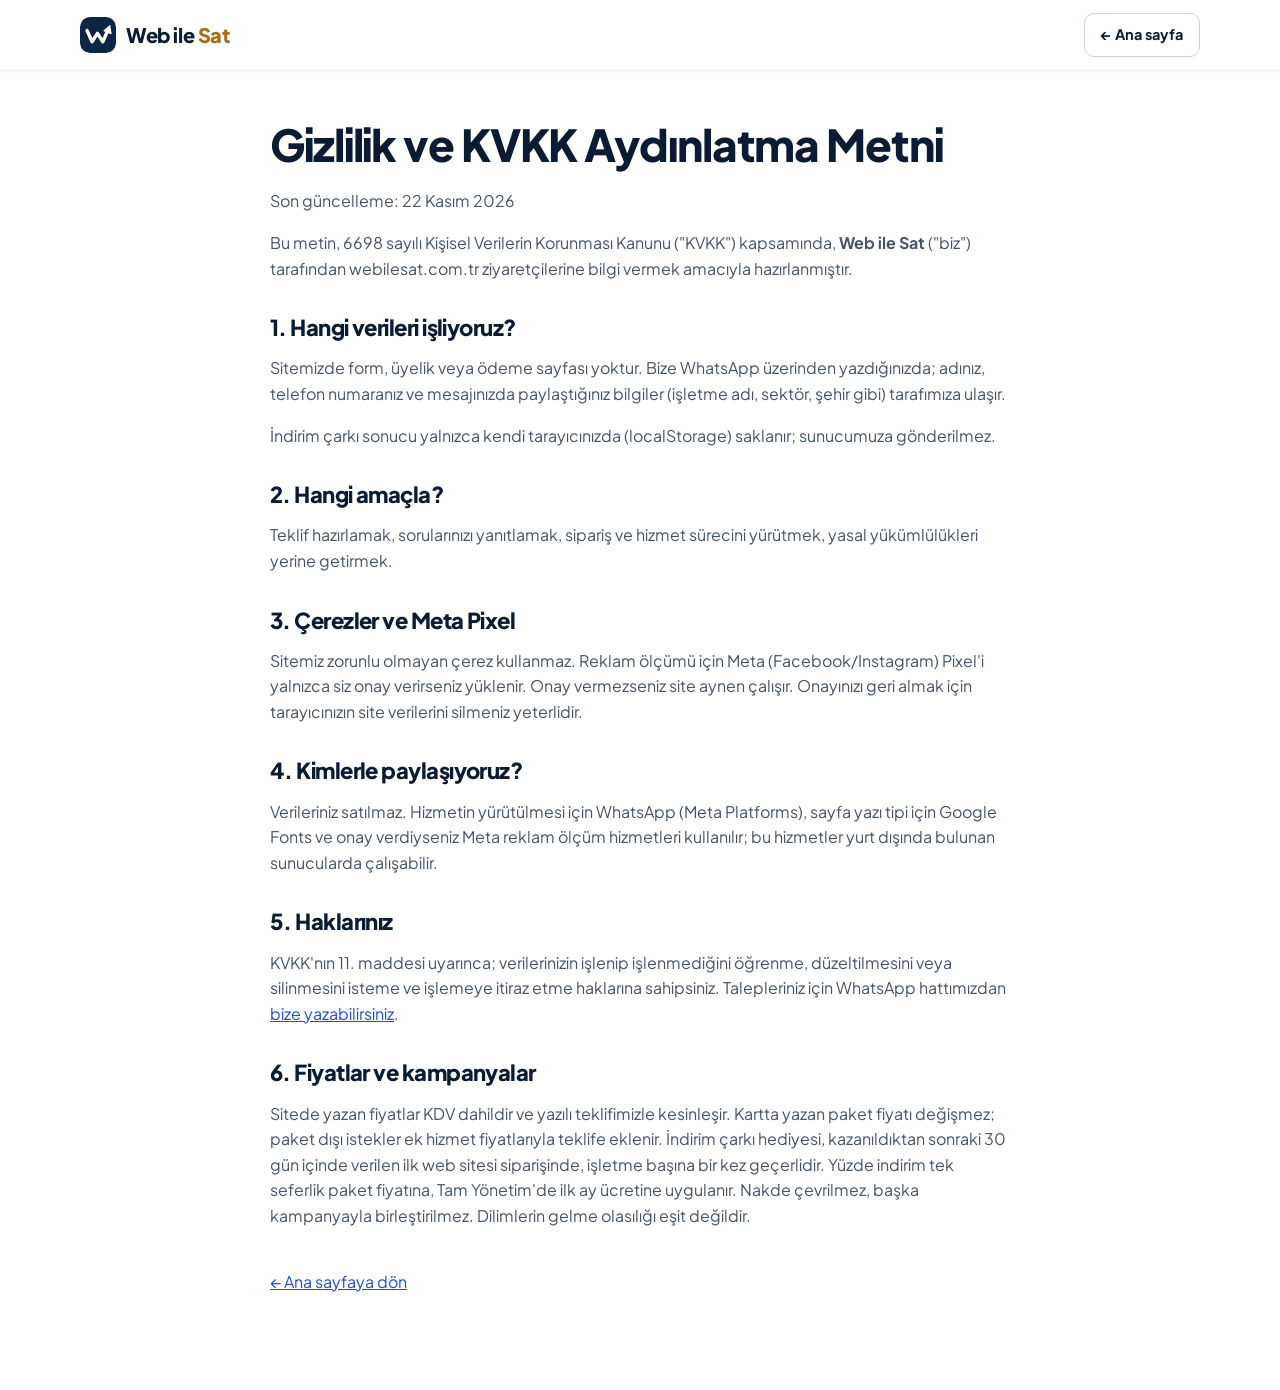
<file: gizlilik.html>
<!doctype html>
<html lang="tr">
<head>
<meta charset="utf-8">
<meta name="viewport" content="width=device-width, initial-scale=1, viewport-fit=cover">
<title>Gizlilik ve KVKK Aydınlatma Metni | Web ile Sat</title>
<meta name="description" content="Web ile Sat gizlilik politikası, çerezler ve KVKK aydınlatma metni.">
<link rel="canonical" href="https://webilesat.com.tr/gizlilik.html">
<meta name="theme-color" content="#ffffff">
<link rel="icon" type="image/png" sizes="32x32" href="assets/img/favicon-32.png">
<link rel="preconnect" href="https://fonts.googleapis.com">
<link rel="preconnect" href="https://fonts.gstatic.com" crossorigin>
<link href="https://fonts.googleapis.com/css2?family=Plus+Jakarta+Sans:wght@400;600;800&display=swap" rel="stylesheet">
<link rel="stylesheet" href="css/site.css?v=7">
</head>
<body>
<header class="nav scrolled"><div class="wrap">
  <a class="brand" href="./"><img src="assets/img/logo.svg" alt="" width="38" height="38"><span>Web ile <b>Sat</b></span></a>
  <a class="btn btn-ghost btn-sm" href="./">← Ana sayfa</a>
</div></header>
<main class="legal">
  <h1>Gizlilik ve KVKK Aydınlatma Metni</h1>
  <p>Son güncelleme: 22 Kasım 2026</p>
  <p>Bu metin, 6698 sayılı Kişisel Verilerin Korunması Kanunu ("KVKK") kapsamında, <b>Web ile Sat</b> ("biz") tarafından webilesat.com.tr ziyaretçilerine bilgi vermek amacıyla hazırlanmıştır.</p>

  <h2>1. Hangi verileri işliyoruz?</h2>
  <p>Sitemizde form, üyelik veya ödeme sayfası yoktur. Bize WhatsApp üzerinden yazdığınızda; adınız, telefon numaranız ve mesajınızda paylaştığınız bilgiler (işletme adı, sektör, şehir gibi) tarafımıza ulaşır.</p>
  <p>İndirim çarkı sonucu yalnızca kendi tarayıcınızda (localStorage) saklanır; sunucumuza gönderilmez.</p>

  <h2>2. Hangi amaçla?</h2>
  <p>Teklif hazırlamak, sorularınızı yanıtlamak, sipariş ve hizmet sürecini yürütmek, yasal yükümlülükleri yerine getirmek.</p>

  <h2>3. Çerezler ve Meta Pixel</h2>
  <p>Sitemiz zorunlu olmayan çerez kullanmaz. Reklam ölçümü için Meta (Facebook/Instagram) Pixel'i yalnızca siz onay verirseniz yüklenir. Onay vermezseniz site aynen çalışır. Onayınızı geri almak için tarayıcınızın site verilerini silmeniz yeterlidir.</p>

  <h2>4. Kimlerle paylaşıyoruz?</h2>
  <p>Verileriniz satılmaz. Hizmetin yürütülmesi için WhatsApp (Meta Platforms), sayfa yazı tipi için Google Fonts ve onay verdiyseniz Meta reklam ölçüm hizmetleri kullanılır; bu hizmetler yurt dışında bulunan sunucularda çalışabilir.</p>

  <h2>5. Haklarınız</h2>
  <p>KVKK'nın 11. maddesi uyarınca; verilerinizin işlenip işlenmediğini öğrenme, düzeltilmesini veya silinmesini isteme ve işlemeye itiraz etme haklarına sahipsiniz. Talepleriniz için WhatsApp hattımızdan <a href="https://wa.me/902622555441">bize yazabilirsiniz</a>.</p>

  <h2>6. Fiyatlar ve kampanyalar</h2>
  <p>Sitede yazan fiyatlar KDV dahildir ve yazılı teklifimizle kesinleşir. Kartta yazan paket fiyatı değişmez; paket dışı istekler ek hizmet fiyatlarıyla teklife eklenir. İndirim çarkı hediyesi, kazanıldıktan sonraki 30 gün içinde verilen ilk web sitesi siparişinde, işletme başına bir kez geçerlidir. Yüzde indirim tek seferlik paket fiyatına, Tam Yönetim'de ilk ay ücretine uygulanır. Nakde çevrilmez, başka kampanyayla birleştirilmez. Dilimlerin gelme olasılığı eşit değildir.</p>
  <p style="margin-top:40px"><a href="./">← Ana sayfaya dön</a></p>
</main>
</body>
</html>
</file>
<file: css/site.css>
/* =========================================================
   Web ile Sat — site stili (kurumsal, açık tema)
   Beyaz zemin, koyu lacivert yazı, tek sade vurgu rengi.
   Eski koyu tema yedeği: _arastirma/eski/site-koyu.css
   ========================================================= */
:root {
  --bg: #ffffff;
  --bg2: #f5f7fb;
  --bg3: #eef2f8;
  --ink: #0b1b33;        /* başlıklar */
  --text: #1f2a3d;
  --soft: #475467;
  --muted: #667085;
  --line: #e4e8ef;
  --line2: #c9d3e3;
  --navy: #0b2545;
  --navy2: #13315c;
  --accent: #a86b12;     /* logo altınının koyu, sade hali */
  --accent-soft: #fbf3e4;
  --blue: #1d4ed8;
  --green: #15803d;
  --green2: #116b33;
  --r: 18px;
  --r2: 12px;
  --max: 1200px;
  --pad: clamp(16px, 4vw, 40px);
  --shadow: 0 1px 2px rgba(16,24,40,.06), 0 12px 32px -12px rgba(16,24,40,.16);
  --shadow2: 0 1px 2px rgba(16,24,40,.05), 0 24px 48px -20px rgba(16,24,40,.22);
  --ease: cubic-bezier(.2, .7, .2, 1);
  --font: 'Plus Jakarta Sans', system-ui, -apple-system, 'Segoe UI', Roboto, sans-serif;
  color-scheme: light;
}

*, *::before, *::after { box-sizing: border-box; }
html { -webkit-text-size-adjust: 100%; scroll-behavior: smooth; scroll-padding-top: 84px; }
body {
  margin: 0; background: var(--bg); color: var(--text); font-family: var(--font);
  font-size: 16px; line-height: 1.6; -webkit-font-smoothing: antialiased; overflow-x: hidden; text-rendering: optimizeLegibility;
}
img, video, canvas { display: block; max-width: 100%; }
img { height: auto; }
a { color: inherit; text-decoration: none; }
button { font: inherit; color: inherit; cursor: pointer; border: 0; background: none; }
:focus-visible { outline: 2px solid var(--blue); outline-offset: 3px; border-radius: 8px; }
::selection { background: var(--navy); color: #fff; }
.sr { position: absolute !important; width: 1px; height: 1px; overflow: hidden; clip: rect(0 0 0 0); white-space: nowrap; }

.wrap { width: 100%; max-width: var(--max); margin: 0 auto; padding: 0 var(--pad); }
section { position: relative; }
.sec { padding: clamp(64px, 9vw, 112px) 0; }
.sec-light { background: var(--bg2); }
.sec-navy { background: var(--navy); color: #dbe4f0; }
.sec-navy h2, .sec-navy h3 { color: #fff; }
.sec-navy .lead { color: #c7d2e3; }
.sec-navy .eyebrow, .sec-navy .gold, .hero .gold { color: #e8b956; }
.sec-navy .eyebrow::before { background: #e8b956; }

/* ---------- yazı ---------- */
.eyebrow {
  display: inline-flex; align-items: center; gap: 10px; font-size: 12.5px; font-weight: 700;
  letter-spacing: .14em; text-transform: uppercase; color: var(--accent);
}
.eyebrow::before { content: ''; width: 22px; height: 2px; border-radius: 2px; background: var(--accent); }
h1, h2, h3 { margin: 0; line-height: 1.1; letter-spacing: -.025em; font-weight: 800; color: var(--ink); }
h2 { font-size: clamp(30px, 4.6vw, 50px); }
h3 { font-size: clamp(20px, 2.2vw, 24px); letter-spacing: -.015em; }
.lead { color: var(--soft); font-size: clamp(16px, 1.5vw, 18.5px); max-width: 660px; }
.gold { color: var(--accent); }
.sec-head { display: grid; gap: 16px; margin-bottom: clamp(32px, 5vw, 56px); }
.sec-head.center { text-align: center; justify-items: center; }
.sec-head.center .lead { margin: 0 auto; }

/* ---------- düğmeler ---------- */
.btn {
  --h: 54px; position: relative; display: inline-flex; align-items: center; justify-content: center; gap: 10px;
  height: var(--h); padding: 0 24px; border-radius: 12px; font-weight: 700; font-size: 16px;
  transition: background .2s, border-color .2s, box-shadow .2s, transform .2s; white-space: nowrap;
}
.btn:active { transform: translateY(1px); }
.btn svg { width: 21px; height: 21px; flex: none; }
.btn-wa { background: var(--green); color: #fff; box-shadow: 0 1px 2px rgba(16,24,40,.08); }
.btn-wa:hover { background: var(--green2); }
.btn-gold { background: var(--navy); color: #fff; }
.btn-gold:hover { background: var(--navy2); }
.btn-ghost { background: #fff; border: 1px solid var(--line2); color: var(--ink); }
.btn-ghost:hover { border-color: var(--navy); }
.btn-sm { --h: 44px; padding: 0 16px; font-size: 14.5px; border-radius: 10px; }
.btn-block { width: 100%; }

/* ---------- üst menü ---------- */
.nav { position: fixed; inset: 0 0 auto 0; z-index: 50; background: #fff; backdrop-filter: blur(12px); -webkit-backdrop-filter: blur(12px); border-bottom: 1px solid transparent; transition: border-color .3s, box-shadow .3s; }
.nav.scrolled { border-color: var(--line); box-shadow: 0 1px 2px rgba(16,24,40,.04); }
.nav .wrap { display: flex; align-items: center; justify-content: space-between; height: 70px; gap: 16px; }
.brand { display: flex; align-items: center; gap: 10px; font-weight: 800; font-size: 20px; letter-spacing: -.02em; color: var(--ink); }
.brand img { width: 36px; height: 36px; border-radius: 10px; }
.brand b { color: var(--accent); font-weight: 800; }
.nav-links { display: none; gap: 28px; font-size: 15px; font-weight: 600; color: var(--soft); }
.nav-links a:hover { color: var(--ink); }
@media (min-width: 980px) { .nav-links { display: flex; } }

/* ---------- HERO (lacivert, tanıtım videosu) ---------- */
.hero { position: relative; overflow: hidden; background: var(--navy); color: #dbe4f0; }
.hero::before { content: ''; position: absolute; inset: 0; pointer-events: none; opacity: .5;
  background-image: radial-gradient(rgba(255,255,255,.07) 1px, transparent 1px); background-size: 22px 22px; }
.hero-grid { position: relative; z-index: 2; display: grid; gap: 40px; align-items: center; padding-top: 120px; padding-bottom: 72px; }
@media (min-width: 960px) { .hero-grid { grid-template-columns: 1.25fr .75fr; padding-top: 132px; padding-bottom: 88px; } }
.hero .eyebrow { padding: 7px 14px; border-radius: 999px; background: rgba(255,255,255,.08); border: 1px solid rgba(255,255,255,.14); color: #fff; letter-spacing: .1em; }
.hero .eyebrow::before { display: none; }
.hero h1 { color: #fff; font-size: clamp(36px, 5.6vw, 66px); line-height: 1.06; letter-spacing: -.035em; margin: 22px 0 20px; }
.hero .lead { color: #c7d2e3; font-size: clamp(16.5px, 1.5vw, 19px); }
.hero .lead b { color: #fff; }
.hero-cta { display: flex; flex-wrap: wrap; gap: 12px; margin-top: 30px; }
.btn-light { background: #fff; color: var(--navy); }
.btn-light:hover { background: #e8eef7; }
.hero-prices { display: grid; grid-template-columns: repeat(3, 1fr); gap: 10px; margin-top: 30px; max-width: 560px; }
.hero-prices div { padding: 12px 14px; border-radius: 12px; background: rgba(255,255,255,.06); border: 1px solid rgba(255,255,255,.12); }
.hero-prices small { display: block; color: #9fb0c8; font-size: 12.5px; font-weight: 600; }
.hero-prices b { display: block; color: #fff; font-size: 18px; font-weight: 800; letter-spacing: -.01em; margin-top: 2px; }
.hero-video { display: grid; justify-items: center; }
.hero-video .phone-frame { width: min(78%, 290px); }
.hero-video-cap { margin: 14px 0 0; color: #9fb0c8; font-size: 13px; }
.live-dot { display: inline-block; width: 8px; height: 8px; border-radius: 50%; background: #34d27b; }
@media (max-width: 959px) {
  .hero-grid { padding-top: 100px; padding-bottom: 56px; }
  .hero-cta .btn { flex: 1 1 100%; }
  .hero-prices { grid-template-columns: 1fr 1fr 1fr; }
  .hero-prices b { font-size: 15.5px; }
  .hero-prices div { padding: 10px; }
  .hero-prices small { font-size: 11.5px; }
}

/* ---------- gelen mesajlar ---------- */
.proof { display: grid; gap: 36px; align-items: center; }
@media (min-width: 960px) { .proof { grid-template-columns: 1fr 1fr; } }
.proof-copy { display: grid; gap: 16px; justify-items: start; }
.proof-stats { display: grid; grid-template-columns: repeat(3, 1fr); gap: 10px; width: 100%; margin-top: 6px; }
.proof-stats div { padding: 14px; border-radius: 12px; background: #fff; border: 1px solid var(--line); }
.proof-stats b { display: block; font-size: clamp(22px, 2.6vw, 30px); font-weight: 800; color: var(--navy); letter-spacing: -.02em; }
.proof-stats span { color: var(--muted); font-size: 13px; }
.proof-shots { position: relative; display: grid; gap: 14px; }
.proof-shots img { width: 100%; border-radius: 16px; border: 1px solid var(--line); box-shadow: var(--shadow2); background: #fff; }
@media (min-width: 960px) { .proof-shots img:nth-child(2) { width: 86%; margin-left: 14%; margin-top: -40px; position: relative; } }

/* ---------- nasıl çalışır ---------- */
.flow { display: grid; gap: 14px; counter-reset: f; }
@media (min-width: 860px) { .flow { grid-template-columns: repeat(3, 1fr); } }
.flow-step { position: relative; padding: 26px 22px; border-radius: 18px; background: #fff; border: 1px solid var(--line); box-shadow: var(--shadow); }
.flow-step em { font-style: normal; display: grid; place-items: center; width: 40px; height: 40px; border-radius: 12px; background: var(--navy); color: #fff; font-weight: 800; margin-bottom: 16px; }
.flow-step h3 { font-size: 20px; margin-bottom: 8px; }
.flow-step p { margin: 0 0 14px; color: var(--soft); font-size: 15px; }
.flow-price { display: inline-block; padding: 5px 10px; border-radius: 8px; background: var(--bg2); color: var(--navy); font-weight: 800; font-size: 14px; }

/* ---------- video teklifi şeridi ---------- */
.video-offer { display: grid; gap: 16px; align-items: center; padding: 22px; margin-bottom: 26px; border-radius: 18px; background: var(--navy); color: #c7d2e3; }
@media (min-width: 800px) { .video-offer { grid-template-columns: auto 1fr auto; gap: 22px; padding: 22px 26px; } }
.vo-icon { width: 52px; height: 52px; border-radius: 14px; display: grid; place-items: center; font-size: 26px; background: rgba(255,255,255,.08); }
.vo-text h3 { color: #fff; font-size: 20px; margin-bottom: 4px; }
.vo-text p { margin: 0; font-size: 14.5px; }
.vo-price { display: flex; align-items: center; gap: 14px; flex-wrap: wrap; }
.vo-price b { color: #fff; font-size: 30px; font-weight: 800; letter-spacing: -.02em; }

/* ---------- sektör bandı ---------- */
.ticker { position: relative; z-index: 3; border-bottom: 1px solid var(--line); background: #fff; overflow: hidden; }
.ticker-track { display: flex; gap: 44px; width: max-content; padding: 16px 0; animation: tick 60s linear infinite; }
.ticker:hover .ticker-track { animation-play-state: paused; }
.ticker span { display: inline-flex; align-items: center; gap: 10px; font-weight: 600; color: var(--soft); white-space: nowrap; font-size: 15px; }
.ticker span em { font-style: normal; font-size: 18px; }
@keyframes tick { to { transform: translateX(-50%); } }

/* ---------- istatistik ---------- */
.stats { display: grid; grid-template-columns: repeat(2, 1fr); gap: 14px; }
@media (min-width: 860px) { .stats { grid-template-columns: repeat(4, 1fr); } }
.stat { padding: 24px 22px; border-radius: var(--r); background: #fff; border: 1px solid var(--line); box-shadow: var(--shadow); }
.stat b { display: block; font-size: clamp(32px, 4vw, 46px); font-weight: 800; letter-spacing: -.03em; line-height: 1; color: var(--navy); }
.stat b.gold { color: var(--navy); }
.stat span { display: block; margin-top: 10px; color: var(--soft); font-size: 14.5px; line-height: 1.45; }
.stat small { display: block; margin-top: 6px; color: var(--muted); font-size: 12px; }

/* ---------- neden ---------- */
.why { display: grid; gap: 16px; }
@media (min-width: 760px) { .why { grid-template-columns: repeat(2, 1fr); } }
@media (min-width: 1080px) { .why { grid-template-columns: repeat(4, 1fr); } }
.why-card { position: relative; padding: 26px 22px 24px; border-radius: var(--r); background: #fff; border: 1px solid var(--line); box-shadow: var(--shadow); transition: transform .3s var(--ease), box-shadow .3s; }
.why-card:hover { transform: translateY(-3px); box-shadow: var(--shadow2); }
.why-card .ic { width: 48px; height: 48px; border-radius: 12px; display: grid; place-items: center; font-size: 24px; background: var(--bg3); margin-bottom: 18px; }
.why-card h3 { font-size: 19px; margin-bottom: 8px; }
.why-card p { margin: 0; color: var(--soft); font-size: 15px; }
.why-card .num { position: absolute; right: 18px; top: 14px; font-size: 13px; font-weight: 800; color: var(--muted); letter-spacing: .08em; }

/* ---------- işler / vitrin ---------- */
.work { display: grid; gap: clamp(24px, 4vw, 40px); }
.case {
  position: relative; display: grid; gap: clamp(24px, 4vw, 48px); align-items: center; padding: clamp(22px, 3.2vw, 40px);
  border-radius: 24px; background: #fff; border: 1px solid var(--line); box-shadow: var(--shadow); overflow: hidden;
}
@media (min-width: 960px) { .case { grid-template-columns: 1.05fr 1fr; } .case.rev .case-media { order: 2; } }
.case-media { position: relative; min-height: 360px; display: flex; align-items: center; justify-content: center; perspective: 1400px; background: var(--bg2); border-radius: 16px; padding: 28px 20px; }
.case-tag { display: inline-flex; align-items: center; gap: 8px; padding: 6px 12px; border-radius: 999px; background: var(--bg2); border: 1px solid var(--line); font-size: 12.5px; font-weight: 700; color: var(--soft); }
.case h3 { font-size: clamp(26px, 3vw, 34px); margin: 16px 0 10px; }
.case p { color: var(--soft); margin: 0 0 18px; }
.feat { list-style: none; padding: 0; margin: 0 0 24px; display: grid; gap: 10px; }
.feat li { position: relative; padding-left: 30px; font-size: 15.5px; color: var(--text); }
.feat li::before { content: ''; position: absolute; left: 0; top: 3px; width: 19px; height: 19px; border-radius: 50%; background: #e7f6ec url("data:image/svg+xml,%3Csvg xmlns='http://www.w3.org/2000/svg' viewBox='0 0 24 24' fill='none' stroke='%2315803D' stroke-width='3' stroke-linecap='round' stroke-linejoin='round'%3E%3Cpath d='M5 12.5l4.5 4.5L19 7.5'/%3E%3C/svg%3E") center/11px no-repeat; }
.case-metric { display: inline-flex; align-items: baseline; gap: 10px; padding: 12px 16px; border-radius: 12px; background: var(--bg2); border: 1px solid var(--line); margin-bottom: 20px; }
.case-metric b { font-size: 26px; font-weight: 800; color: var(--navy); letter-spacing: -.02em; }
.case-metric span { color: var(--soft); font-size: 14px; }
.case-links { display: flex; flex-wrap: wrap; gap: 10px; }

.case { display: block; }
.case + .case { margin-top: 22px; }
.case-head { display: flex; flex-wrap: wrap; justify-content: space-between; align-items: flex-end; gap: 14px; margin-bottom: 20px; }
.case-head h3 { margin: 10px 0 6px; }
.case-head p { margin: 0; max-width: 620px; }
.steps3 { display: grid; grid-template-columns: repeat(3, 1fr); gap: clamp(8px, 2vw, 22px); }
.steps3 figure { margin: 0; }
.steps3 img { width: 100%; aspect-ratio: 9 / 16; object-fit: cover; object-position: top; border-radius: 14px; border: 1px solid var(--line); background: var(--bg2); box-shadow: var(--shadow); }
.steps3 figcaption { display: flex; gap: 8px; align-items: flex-start; margin-top: 10px; font-size: 14.5px; font-weight: 700; color: var(--ink); line-height: 1.35; }
.steps3 figcaption em { font-style: normal; flex: none; display: grid; place-items: center; width: 22px; height: 22px; border-radius: 7px; background: var(--navy); color: #fff; font-size: 12px; }
@media (max-width: 600px) { .steps3 figcaption { font-size: 12.5px; } .steps3 figcaption em { width: 19px; height: 19px; font-size: 11px; } .case-head .btn { width: 100%; } }
/* cihaz görünümleri */
.dev-browser {
  position: relative; width: min(100%, 560px); border-radius: 12px; overflow: hidden; background: #fff; border: 1px solid var(--line2);
  box-shadow: var(--shadow2); transform: rotateY(-10deg) rotateX(4deg); transform-style: preserve-3d; transition: transform .8s var(--ease);
}
.case.rev .dev-browser { transform: rotateY(10deg) rotateX(4deg); }
.case:hover .dev-browser { transform: none; }
.dev-bar { display: flex; align-items: center; gap: 6px; height: 30px; padding: 0 12px; background: #f1f3f7; border-bottom: 1px solid var(--line); }
.dev-bar i { width: 10px; height: 10px; border-radius: 50%; background: #d0d5dd; }
.dev-bar i:first-child { background: #ff5f57; } .dev-bar i:nth-child(2) { background: #febc2e; } .dev-bar i:nth-child(3) { background: #28c840; }
.dev-bar span { margin-left: 10px; flex: 1; height: 19px; border-radius: 6px; background: #fff; border: 1px solid var(--line); font-size: 11px; color: var(--muted); display: flex; align-items: center; padding: 0 10px; font-weight: 600; }
.dev-browser img { width: 100%; aspect-ratio: 16 / 10; object-fit: cover; object-position: top; }
/* iPhone (titanyum kasa, ince siyah çerçeve, Dynamic Island, durum çubuğu, yan tuşlar) */
.dev-phone {
  position: absolute; right: 3%; bottom: 10px; width: clamp(130px, 28%, 186px); aspect-ratio: 9 / 19.5; border-radius: 30px; padding: 3px; --bh: 16px;
  background: linear-gradient(145deg, #63656a 0%, #2b2c30 28%, #707277 52%, #27282b 78%, #4d4e53 100%);
  box-shadow: 0 24px 48px -16px rgba(16,24,40,.45), inset 0 0 0 1px rgba(255,255,255,.12);
  transform: rotateY(-8deg) translateZ(40px); transition: transform .8s var(--ease);
}
.case.rev .dev-phone { right: auto; left: 3%; transform: rotateY(8deg) translateZ(40px); }
.case:hover .dev-phone { transform: translateZ(40px) translateY(-6px); }
.dev-phone .scr { position: relative; width: 100%; height: 100%; border-radius: 27px; overflow: hidden; background: #f5f0e7; border: 5px solid #050505; padding-top: 10%; }
.dev-phone .scr::before { content: ''; position: absolute; z-index: 2; top: 2.2%; left: 50%; width: 31%; height: 4.2%; transform: translateX(-50%); border-radius: 99px; background: #000; }
.dev-phone .scr::after { content: ''; position: absolute; z-index: 1; left: 0; right: 0; top: 0; height: 10%; background: url("data:image/svg+xml,%3Csvg xmlns='http://www.w3.org/2000/svg' viewBox='0 0 300 36'%3E%3Ctext x='34' y='25' font-family='-apple-system,Helvetica,Arial,sans-serif' font-weight='700' font-size='15' fill='%23111'%3E9:41%3C/text%3E%3Cg fill='%23111'%3E%3Crect x='206' y='19' width='3.5' height='5' rx='1'/%3E%3Crect x='211.5' y='16' width='3.5' height='8' rx='1'/%3E%3Crect x='217' y='13' width='3.5' height='11' rx='1'/%3E%3Crect x='222.5' y='10' width='3.5' height='14' rx='1'/%3E%3C/g%3E%3Cg fill='none' stroke='%23111' stroke-width='2.2' stroke-linecap='round'%3E%3Cpath d='M233 15.5a10 10 0 0 1 13 0'/%3E%3Cpath d='M235.8 18.6a6 6 0 0 1 7.4 0'/%3E%3C/g%3E%3Ccircle cx='239.5' cy='22' r='1.6' fill='%23111'/%3E%3Crect x='252' y='11' width='22' height='12' rx='3.5' fill='none' stroke='%23111' stroke-opacity='.45' stroke-width='1.3'/%3E%3Crect x='254' y='13' width='16' height='8' rx='2' fill='%23111'/%3E%3Crect x='275.5' y='15' width='1.8' height='4' rx='.9' fill='%23111' fill-opacity='.45'/%3E%3C/svg%3E") center/100% auto no-repeat; }
.dev-phone video, .dev-phone img { width: 100%; height: 100%; object-fit: cover; object-position: top; }
.dev-phone::before, .phone-frame::before { content: ''; position: absolute; left: -2px; top: 19%; width: 3px; height: 5%; border-radius: 2px 0 0 2px; background: #5b5d62; box-shadow: 0 calc(var(--bh, 30px) * 1) 0 0 #5b5d62, 0 calc(var(--bh, 30px) * 2.1) 0 0 #5b5d62; }
.dev-phone::after, .phone-frame::after { content: ''; position: absolute; right: -2px; top: 26%; width: 3px; height: 11%; border-radius: 0 2px 2px 0; background: #5b5d62; }
@media (max-width: 600px) {
  .case-media { min-height: 0; padding: 18px 14px 60px; }
  .dev-browser, .case.rev .dev-browser { transform: none; }
  .dev-phone { width: 36%; right: 8px; bottom: 8px; transform: none; }
  .case.rev .dev-phone { left: 8px; transform: none; }
}

/* ---------- 3D demo ---------- */
.demo { display: grid; gap: 24px; align-items: center; }
@media (min-width: 960px) { .demo { grid-template-columns: 1.25fr 1fr; } }
.demo-stage { position: relative; aspect-ratio: 1 / 1; max-height: 620px; width: 100%; border-radius: 24px; overflow: hidden; background: radial-gradient(70% 60% at 50% 40%, #ffffff, #e9eef6 75%); border: 1px solid var(--line); box-shadow: var(--shadow); }
@media (min-width: 960px) { .demo-stage { aspect-ratio: 5 / 4; } }
#demo3d { position: absolute; inset: 0; width: 100%; height: 100%; touch-action: pan-y; cursor: grab; }
#demo3d:active { cursor: grabbing; }
.demo-label { position: absolute; left: 14px; top: 14px; z-index: 2; padding: 7px 13px; border-radius: 10px; background: #fff; border: 1px solid var(--line); font-size: 13px; font-weight: 700; color: var(--ink); }
.demo-hint { position: absolute; right: 10px; bottom: 10px; z-index: 2; font-size: 12.5px; color: var(--soft); padding: 6px 11px; border-radius: 10px; background: #fff; border: 1px solid var(--line); }
.demo-load { position: absolute; inset: 0; display: grid; place-items: center; color: var(--muted); font-size: 14px; }
.chips { display: flex; flex-wrap: wrap; gap: 10px; }
.chip { display: inline-flex; align-items: center; gap: 8px; height: 44px; padding: 0 16px; border-radius: 10px; font-weight: 700; font-size: 15px; background: #fff; border: 1px solid var(--line2); color: var(--ink); transition: all .2s; }
.chip:hover { border-color: var(--navy); }
.chip[aria-pressed="true"] { background: var(--navy); color: #fff; border-color: var(--navy); }
.swatches { display: flex; flex-wrap: wrap; gap: 12px; margin-top: 6px; }
.sw { display: grid; justify-items: center; gap: 6px; font-size: 12.5px; color: var(--soft); font-weight: 600; width: 74px; }
.sw i { width: 44px; height: 44px; border-radius: 50%; border: 2px solid #fff; background: var(--c); box-shadow: 0 0 0 1px var(--line2), inset 0 -6px 12px rgba(0,0,0,.12); transition: box-shadow .2s; }
.sw[aria-pressed="true"] i { box-shadow: 0 0 0 2px var(--navy), inset 0 -6px 12px rgba(0,0,0,.12); }
.sw[aria-pressed="true"] { color: var(--ink); }
.demo-panel { display: grid; gap: 22px; }
.demo-panel h4 { margin: 0; font-size: 12.5px; letter-spacing: .14em; text-transform: uppercase; color: var(--muted); }
.demo-note { margin: 0; padding: 16px 18px; border-radius: 12px; background: var(--bg2); border: 1px solid var(--line); color: var(--soft); font-size: 14.5px; }
.demo-note b { color: var(--ink); }
.no3d .chips, .no3d .swatches, .no3d .demo-panel h4, .no3d .demo-hint, .no3d .demo-label { display: none; }
.no3d .demo-load { padding: 24px; text-align: center; color: var(--soft); }

/* ---------- çark ---------- */
.wheel-grid { display: grid; gap: 40px; align-items: center; }
@media (min-width: 960px) { .wheel-grid { grid-template-columns: 1fr 1fr; } }
.wheel-box { position: relative; width: min(100%, 450px); aspect-ratio: 1; margin: 0 auto; }
.wheel-box canvas { width: 100%; height: 100%; filter: drop-shadow(0 18px 30px rgba(16,24,40,.18)); }
.wheel-pin { position: absolute; left: 50%; top: -10px; width: 44px; height: 56px; margin-left: -22px; z-index: 2; filter: drop-shadow(0 4px 6px rgba(0,0,0,.25)); }
.wheel-hub {
  position: absolute; left: 50%; top: 50%; width: 26%; aspect-ratio: 1; transform: translate(-50%, -50%); border-radius: 50%; z-index: 2;
  display: grid; place-items: center; text-align: center; font-weight: 800; font-size: clamp(13px, 2.4vw, 17px); line-height: 1.1; color: #fff;
  background: var(--navy); border: 4px solid #fff; box-shadow: 0 6px 18px rgba(16,24,40,.3); transition: background .2s;
}
.wheel-hub:hover { background: var(--navy2); }
.wheel-hub:disabled { cursor: default; }
.prize { display: none; margin-top: 22px; padding: 22px; border-radius: 16px; background: #fff; border: 1px solid var(--line); box-shadow: var(--shadow); }
.prize.show { display: block; }
.prize b { display: block; font-size: 26px; color: var(--navy); letter-spacing: -.02em; margin: 2px 0 6px; }
.prize p { margin: 0 0 16px; color: var(--soft); font-size: 14.5px; }
.fine { color: var(--muted); font-size: 12.5px; margin-top: 14px; }

/* ---------- hediye video ---------- */
.gift { display: grid; gap: 40px; align-items: center; }
@media (min-width: 960px) { .gift { grid-template-columns: 1fr 1.05fr; } }
.gift-phones { position: relative; display: flex; justify-content: center; gap: 18px; padding: 10px 0; }
.phone-frame {
  position: relative; width: min(46%, 260px); aspect-ratio: 9 / 19.5; border-radius: 42px; padding: 3px; --bh: 24px;
  background: linear-gradient(145deg, #63656a 0%, #2b2c30 28%, #707277 52%, #27282b 78%, #4d4e53 100%);
  box-shadow: 0 30px 60px -24px rgba(16,24,40,.5), inset 0 0 0 1px rgba(255,255,255,.12);
}
.phone-frame.gold { background: linear-gradient(145deg, #d2d1cc 0%, #8f8e89 22%, #dcdbd6 48%, #7e7d79 74%, #b9b8b3 100%); }
.phone-frame.gold::before, .phone-frame.gold::after { background: #a9a8a3; }
.phone-frame.gold::before { box-shadow: 0 calc(var(--bh) * 1) 0 0 #a9a8a3, 0 calc(var(--bh) * 2.1) 0 0 #a9a8a3; }
.phone-frame:nth-child(2) { transform: translateY(36px); }
.phone-frame .scr { position: relative; width: 100%; height: 100%; border-radius: 39px; overflow: hidden; background: #000; border: 6px solid #050505; }
.phone-frame video { width: 100%; height: 100%; object-fit: cover; }
.phone-frame .scr::before { content: ''; position: absolute; z-index: 2; top: 2%; left: 50%; width: 31%; height: 4%; transform: translateX(-50%); border-radius: 99px; background: #000; }
.sound-btn {
  position: absolute; z-index: 3; left: 50%; bottom: 18px; transform: translateX(-50%); display: inline-flex; align-items: center; gap: 6px;
  min-height: 44px; padding: 10px 18px; border-radius: 999px; background: rgba(255,255,255,.92); font-size: 13.5px; font-weight: 700; color: var(--ink); white-space: nowrap;
  box-shadow: 0 4px 14px rgba(0,0,0,.25);
}
.gift-badge { display: inline-flex; align-items: center; gap: 10px; padding: 8px 14px; border-radius: 10px; font-weight: 700; color: var(--accent); background: var(--accent-soft); border: 1px solid #f0dcb6; font-size: 14.5px; }
.gift-list { list-style: none; padding: 0; margin: 24px 0 28px; display: grid; gap: 10px; }
.gift-list li { display: grid; grid-template-columns: 42px 1fr; gap: 14px; align-items: center; padding: 12px 14px; border-radius: 12px; background: #fff; border: 1px solid var(--line); }
.sec-navy .gift-list li { background: rgba(255,255,255,.06); border-color: rgba(255,255,255,.12); }
.sec-navy .gift-list li em { background: rgba(255,255,255,.08); }
.sec-navy .gift-list b { color: #fff; }
.sec-navy .gift-list span { color: #9fb0c8; }
.sec-navy .ai-note { color: #9fb0c8; }
.video-cta { display: flex; flex-wrap: wrap; align-items: center; gap: 14px; }
.video-cta b { color: #fff; font-size: 20px; }
.gift-list li em { font-style: normal; width: 42px; height: 42px; border-radius: 10px; display: grid; place-items: center; font-size: 20px; background: var(--bg2); }
.gift-list b { display: block; font-size: 15.5px; color: var(--ink); }
.gift-list span { color: var(--muted); font-size: 13.5px; }
.ai-note { text-align: center; margin: 54px 0 0; color: var(--muted); font-size: 12.5px; }

/* ---------- paketler ---------- */
.plans { display: grid; gap: 18px; align-items: stretch; }
@media (min-width: 1000px) { .plans { grid-template-columns: repeat(3, 1fr); gap: 20px; } }
.plan { position: relative; display: flex; flex-direction: column; padding: 28px 24px 24px; border-radius: 20px; background: #fff; border: 1px solid var(--line); box-shadow: var(--shadow); }
.plan.best { border: 2px solid var(--navy); box-shadow: var(--shadow2); }
@media (min-width: 1000px) { .plan.best { transform: translateY(-12px); } }
.plan-flag { position: absolute; top: -14px; left: 50%; transform: translateX(-50%); padding: 6px 14px; border-radius: 999px; white-space: nowrap; background: var(--navy); color: #fff; font-size: 12px; font-weight: 800; letter-spacing: .04em; }
.plan h3 { font-size: 22px; }
.plan-name { display: flex; align-items: center; justify-content: space-between; gap: 10px; }
.plan-name h3 { font-size: 22px; }
.plan-name em { font-style: normal; font-size: 24px; }
.plan-for { color: var(--soft); font-size: 14.5px; margin: 8px 0 18px; }
@media (min-width: 1000px) { .plan-for { min-height: 4.8em; } }
.price { display: flex; align-items: baseline; gap: 8px; flex-wrap: wrap; }
.price b { font-size: clamp(38px, 4vw, 46px); font-weight: 800; letter-spacing: -.035em; line-height: 1; color: var(--ink); }
.price span { color: var(--soft); font-weight: 600; }
.plan .price { margin-bottom: 18px; }
.price-sub { color: var(--muted); font-size: 13.5px; margin: 8px 0 18px; }
.save { display: inline-block; margin: 0 0 18px; padding: 6px 12px; border-radius: 8px; background: #e7f6ec; color: var(--green2); font-size: 13px; font-weight: 700; }
.plan ul { list-style: none; padding: 0; margin: 0 0 24px; display: grid; gap: 10px; flex: 1; }
.plan li { position: relative; display: block; padding-left: 28px; font-size: 15px; line-height: 1.45; color: var(--soft); }
.plan li::before { content: ''; position: absolute; left: 0; top: 2px; width: 18px; height: 18px; border-radius: 50%; background: #e7f6ec url("data:image/svg+xml,%3Csvg xmlns='http://www.w3.org/2000/svg' viewBox='0 0 24 24' fill='none' stroke='%2315803D' stroke-width='3' stroke-linecap='round' stroke-linejoin='round'%3E%3Cpath d='M5 12.5l4.5 4.5L19 7.5'/%3E%3C/svg%3E") center/10px no-repeat; }
.plan li.gift-li { color: var(--ink); font-weight: 700; padding: 10px 12px 10px 40px; margin: 2px -4px; border-radius: 10px; background: var(--accent-soft); border: 1px solid #f0dcb6; }
.plan li.gift-li::before { background: none; content: '🎁'; width: auto; height: auto; left: 12px; top: 10px; font-size: 16px; }
.plan li b { color: var(--ink); }
.plans-note { display: grid; gap: 8px; margin-top: 26px; color: var(--muted); font-size: 13.5px; text-align: center; }
.trust { display: flex; flex-wrap: wrap; justify-content: center; gap: 10px 22px; margin-top: 22px; color: var(--soft); font-size: 14px; font-weight: 600; }
.trust span::before { content: '✓ '; color: var(--green); font-weight: 800; }
.addons { display: grid; gap: 10px; margin-top: 36px; }
@media (min-width: 760px) { .addons { grid-template-columns: repeat(2, 1fr); } }
@media (min-width: 1080px) { .addons { grid-template-columns: repeat(3, 1fr); } }
.addon { display: flex; align-items: center; justify-content: space-between; gap: 12px; padding: 15px 18px; border-radius: 12px; background: #fff; border: 1px solid var(--line); font-size: 15px; color: var(--text); }
.addon b { white-space: nowrap; color: var(--navy); }

/* ---------- karşılaştırma ---------- */
.cmp-wrap { overflow-x: auto; -webkit-overflow-scrolling: touch; border-radius: 16px; border: 1px solid var(--line); box-shadow: var(--shadow); }
.compare { width: 100%; border-collapse: collapse; font-size: 15px; background: #fff; }
.compare th, .compare td { padding: 14px 16px; text-align: left; border-bottom: 1px solid var(--line); }
.compare tr:last-child td { border-bottom: 0; }
.compare thead th { background: var(--bg2); font-size: 12.5px; letter-spacing: .06em; text-transform: uppercase; color: var(--muted); }
.compare thead th.us { color: var(--navy); }
.compare td { color: var(--soft); }
.compare td.us { background: #f4f7fd; font-weight: 700; color: var(--ink); }
.compare td.y { color: var(--green); font-weight: 800; }
.compare td.n { color: #98a2b3; }
@media (max-width: 560px) { .compare { font-size: 13.5px; } .compare th, .compare td { padding: 12px 10px; } }

/* ---------- süreç ---------- */
.steps { display: grid; gap: 14px; counter-reset: s; }
@media (min-width: 900px) { .steps { grid-template-columns: repeat(4, 1fr); } }
.step { position: relative; padding: 24px 20px; border-radius: 16px; background: #fff; border: 1px solid var(--line); }
.step::before { counter-increment: s; content: counter(s, decimal-leading-zero); display: block; font-size: 14px; font-weight: 800; color: var(--accent); margin-bottom: 12px; letter-spacing: .05em; }
.step h3 { font-size: 18px; margin-bottom: 8px; }
.step p { margin: 0; color: var(--soft); font-size: 14.5px; }
.step small { display: inline-block; margin-top: 12px; padding: 4px 10px; border-radius: 8px; background: var(--bg2); color: var(--muted); font-size: 12px; font-weight: 700; }

/* ---------- sektörler ---------- */
.sectors { display: grid; gap: 12px; grid-template-columns: repeat(2, 1fr); }
@media (min-width: 760px) { .sectors { grid-template-columns: repeat(3, 1fr); } }
@media (min-width: 1080px) { .sectors { grid-template-columns: repeat(4, 1fr); } }
.sector { padding: 20px 18px; border-radius: 16px; background: #fff; border: 1px solid var(--line); transition: border-color .2s, box-shadow .2s; }
.sector:hover { border-color: var(--line2); box-shadow: var(--shadow); }
.sector em { font-style: normal; font-size: 26px; display: block; margin-bottom: 10px; }
.sector b { display: block; font-size: 16px; margin-bottom: 4px; color: var(--ink); }
.sector span { display: block; color: var(--muted); font-size: 13.5px; line-height: 1.45; }
.sector.feat-s { grid-column: span 2; border-color: var(--navy); }
.sector.feat-s span { color: var(--soft); }

/* ---------- SSS ---------- */
.faq { display: grid; gap: 10px; max-width: 860px; margin: 0 auto; }
.faq details { border-radius: 14px; background: #fff; border: 1px solid var(--line); overflow: hidden; }
.faq details[open] { border-color: var(--line2); box-shadow: var(--shadow); }
.faq summary { list-style: none; display: flex; align-items: center; justify-content: space-between; gap: 16px; padding: 18px 20px; cursor: pointer; font-weight: 700; font-size: 16px; color: var(--ink); }
.faq summary::-webkit-details-marker { display: none; }
.faq summary::after { content: '+'; flex: none; width: 28px; height: 28px; border-radius: 8px; display: grid; place-items: center; background: var(--bg2); color: var(--navy); font-size: 19px; font-weight: 600; transition: transform .3s; }
.faq details[open] summary::after { transform: rotate(45deg); }
.faq details p { margin: 0; padding: 0 20px 18px; color: var(--soft); font-size: 15.5px; }

/* ---------- son çağrı ---------- */
.final { position: relative; overflow: hidden; text-align: center; border-radius: 24px; padding: clamp(40px, 6vw, 80px) clamp(20px, 5vw, 60px); background: var(--navy); color: #fff; }
.final .eyebrow { color: #e8c27a; }
.final .eyebrow::before { background: #e8c27a; }
.final h2 { color: #fff; max-width: 820px; margin: 16px auto 14px; }
.final .gold { color: #e8c27a; }
.final .lead { color: #c7d2e3; margin: 0 auto 28px; }
.final-cta { display: flex; flex-wrap: wrap; justify-content: center; gap: 12px; }
.final .btn-ghost { background: transparent; color: #fff; border-color: rgba(255,255,255,.35); }
.final .btn-ghost:hover { border-color: #fff; }
.final small { display: block; margin-top: 18px; color: #9fb0c8; font-size: 13.5px; }

/* ---------- alt bilgi ---------- */
footer { padding: 52px 0 120px; background: #0b1a2e; color: #9fb0c8; font-size: 14px; }
.foot { display: grid; gap: 28px; }
@media (min-width: 860px) { .foot { grid-template-columns: 1.4fr 1fr 1fr; } footer { padding-bottom: 52px; } }
footer .brand { color: #fff; }
footer .brand b { color: #e8c27a; }
.foot h4 { margin: 0 0 10px; color: #fff; font-size: 13px; letter-spacing: .08em; text-transform: uppercase; }
.foot ul { list-style: none; padding: 0; margin: 0; display: grid; gap: 0; }
.foot ul a { display: inline-block; padding: 9px 0; }
.foot a:hover { color: #fff; }
.foot-bottom { margin-top: 32px; padding-top: 20px; border-top: 1px solid rgba(255,255,255,.1); display: flex; flex-wrap: wrap; justify-content: space-between; gap: 10px; font-size: 13px; }

/* ---------- mobil alt çubuk + yüzen WhatsApp ---------- */
.mbar {
  position: fixed; z-index: 60; left: 0; right: 0; bottom: 0; display: flex; gap: 10px; padding: 10px 12px calc(10px + env(safe-area-inset-bottom));
  background: rgba(255,255,255,.96); backdrop-filter: blur(12px); -webkit-backdrop-filter: blur(12px); border-top: 1px solid var(--line);
  transform: translateY(110%); transition: transform .35s var(--ease);
}
.mbar.show { transform: none; }
.mbar .btn { --h: 50px; flex: 1; padding: 0 14px; font-size: 15px; }
.mbar .btn-ghost { flex: 0 0 auto; }
@media (min-width: 860px) { .mbar { display: none; } }
.wa-float {
  position: fixed; z-index: 60; right: 24px; bottom: 24px; width: 58px; height: 58px; border-radius: 50%; display: none; place-items: center;
  background: var(--green); box-shadow: 0 10px 24px -8px rgba(16,24,40,.4); transition: transform .2s, opacity .3s; opacity: 0; pointer-events: none;
}
.wa-float.show { opacity: 1; pointer-events: auto; }
.wa-float:hover { transform: scale(1.06); }
.wa-float svg { width: 30px; height: 30px; color: #fff; }
@media (min-width: 860px) { .wa-float { display: grid; } }

/* ---------- çerez/KVKK ---------- */
.consent { position: fixed; z-index: 70; left: 12px; right: 12px; bottom: 12px; max-width: 520px; margin: 0 auto; padding: 18px; border-radius: 14px; background: #fff; border: 1px solid var(--line); box-shadow: var(--shadow2); font-size: 14px; color: var(--soft); display: none; }
.consent.show { display: block; }
.consent p { margin: 0 0 12px; }
.consent a { color: var(--blue); text-decoration: underline; }
.consent div { display: flex; gap: 10px; }
.consent .btn { --h: 42px; flex: 1; font-size: 14px; }

/* ---------- görünme animasyonu ---------- */
.rv { opacity: 0; translate: 0 18px; transition: opacity .7s var(--ease), translate .7s var(--ease), transform .3s var(--ease), box-shadow .3s; }
.rv.in { opacity: 1; translate: none; }
.rv.d1 { transition-delay: .06s; } .rv.d2 { transition-delay: .12s; } .rv.d3 { transition-delay: .18s; }
@media (prefers-reduced-motion: reduce) {
  html { scroll-behavior: auto; }
  .rv { opacity: 1; translate: none; transition: none; }
  .ticker-track { animation: none !important; }
}

/* yasal sayfalar */
.legal { max-width: 820px; margin: 0 auto; padding: 120px var(--pad) 80px; color: var(--soft); }
.legal h1 { font-size: clamp(30px, 5vw, 44px); color: var(--ink); margin-bottom: 20px; }
.legal h2 { font-size: 22px; color: var(--ink); margin: 34px 0 10px; }
.legal a { color: var(--blue); text-decoration: underline; }

/* ---------- gerçek sonuçlar şeridi ---------- */
.results { background: #fff; border-bottom: 1px solid var(--line); padding: 34px 0 30px; }
.results-title { margin: 0 0 16px; text-align: center; font-size: 13px; font-weight: 700; letter-spacing: .12em; text-transform: uppercase; color: var(--muted); }
.results-grid { display: grid; grid-template-columns: repeat(2, 1fr); gap: 12px; }
@media (min-width: 860px) { .results-grid { grid-template-columns: repeat(4, 1fr); } }
.results-grid div { padding: 18px 16px; border-radius: 14px; background: var(--bg2); border: 1px solid var(--line); }
.results-grid b { display: block; font-size: clamp(26px, 3.2vw, 36px); font-weight: 800; color: var(--navy); letter-spacing: -.02em; line-height: 1.05; }
.results-grid span { display: block; margin-top: 6px; color: var(--soft); font-size: 14px; line-height: 1.4; }
.results-note { margin: 14px 0 0; text-align: center; color: var(--muted); font-size: 12.5px; }

/* ---------- Instagram DM telefonları ---------- */
.dm-phones { display: grid; grid-template-columns: repeat(3, 1fr); gap: clamp(10px, 3vw, 36px); max-width: 980px; margin: 0 auto; }
.dm-phones figure { margin: 0; display: grid; justify-items: center; gap: 12px; }
.dm-phones figcaption { font-weight: 800; color: var(--ink); font-size: 15px; text-align: center; }
.phone-frame.dm { width: 100%; max-width: 280px; }
.phone-frame.dm:nth-child(2) { transform: none; }
.phone-frame.dm .scr { background: #fff; padding-top: 12%; }
.phone-frame.dm .scr::after { content: ''; position: absolute; z-index: 1; left: 0; right: 0; top: 0; height: 11%; background: url("data:image/svg+xml,%3Csvg xmlns='http://www.w3.org/2000/svg' viewBox='0 0 300 36'%3E%3Ctext x='34' y='25' font-family='-apple-system,Helvetica,Arial,sans-serif' font-weight='700' font-size='15' fill='%23111'%3E9:41%3C/text%3E%3Cg fill='%23111'%3E%3Crect x='206' y='19' width='3.5' height='5' rx='1'/%3E%3Crect x='211.5' y='16' width='3.5' height='8' rx='1'/%3E%3Crect x='217' y='13' width='3.5' height='11' rx='1'/%3E%3Crect x='222.5' y='10' width='3.5' height='14' rx='1'/%3E%3C/g%3E%3Cg fill='none' stroke='%23111' stroke-width='2.2' stroke-linecap='round'%3E%3Cpath d='M233 15.5a10 10 0 0 1 13 0'/%3E%3Cpath d='M235.8 18.6a6 6 0 0 1 7.4 0'/%3E%3C/g%3E%3Ccircle cx='239.5' cy='22' r='1.6' fill='%23111'/%3E%3Crect x='252' y='11' width='22' height='12' rx='3.5' fill='none' stroke='%23111' stroke-opacity='.45' stroke-width='1.3'/%3E%3Crect x='254' y='13' width='16' height='8' rx='2' fill='%23111'/%3E%3Crect x='275.5' y='15' width='1.8' height='4' rx='.9' fill='%23111' fill-opacity='.45'/%3E%3C/svg%3E") center/100% auto no-repeat; }
.phone-frame.dm img { width: 100%; height: 100%; object-fit: contain; object-position: center bottom; }
.center-cta { display: flex; justify-content: center; margin-top: 22px; }
@media (max-width: 600px) { .dm-phones figcaption { font-size: 12px; } .phone-frame.dm { border-radius: 26px; } .phone-frame.dm .scr { border-radius: 23px; border-width: 4px; } }
@media (max-width: 700px) {
  .dm-phones { display: flex; overflow-x: auto; scroll-snap-type: x mandatory; gap: 14px; padding: 4px 16px 10px; margin: 0 calc(var(--pad) * -1); -webkit-overflow-scrolling: touch; }
  .dm-phones figure { flex: 0 0 74%; scroll-snap-align: center; }
  .dm-phones figcaption { font-size: 15px; }
  .phone-frame.dm { max-width: none; border-radius: 40px; }
  .phone-frame.dm .scr { border-radius: 37px; border-width: 6px; }
}

/* PDF bağlantıları */
.pdf-link { display: inline-flex; align-items: center; gap: 6px; margin: 0 0 12px; font-size: 14px; font-weight: 700; color: var(--blue); }
.pdf-link:hover { text-decoration: underline; }
.pdf-link.light { color: #e8b956; margin: 0; }
.plans .plan .pdf-link { align-self: flex-start; }
</file>
